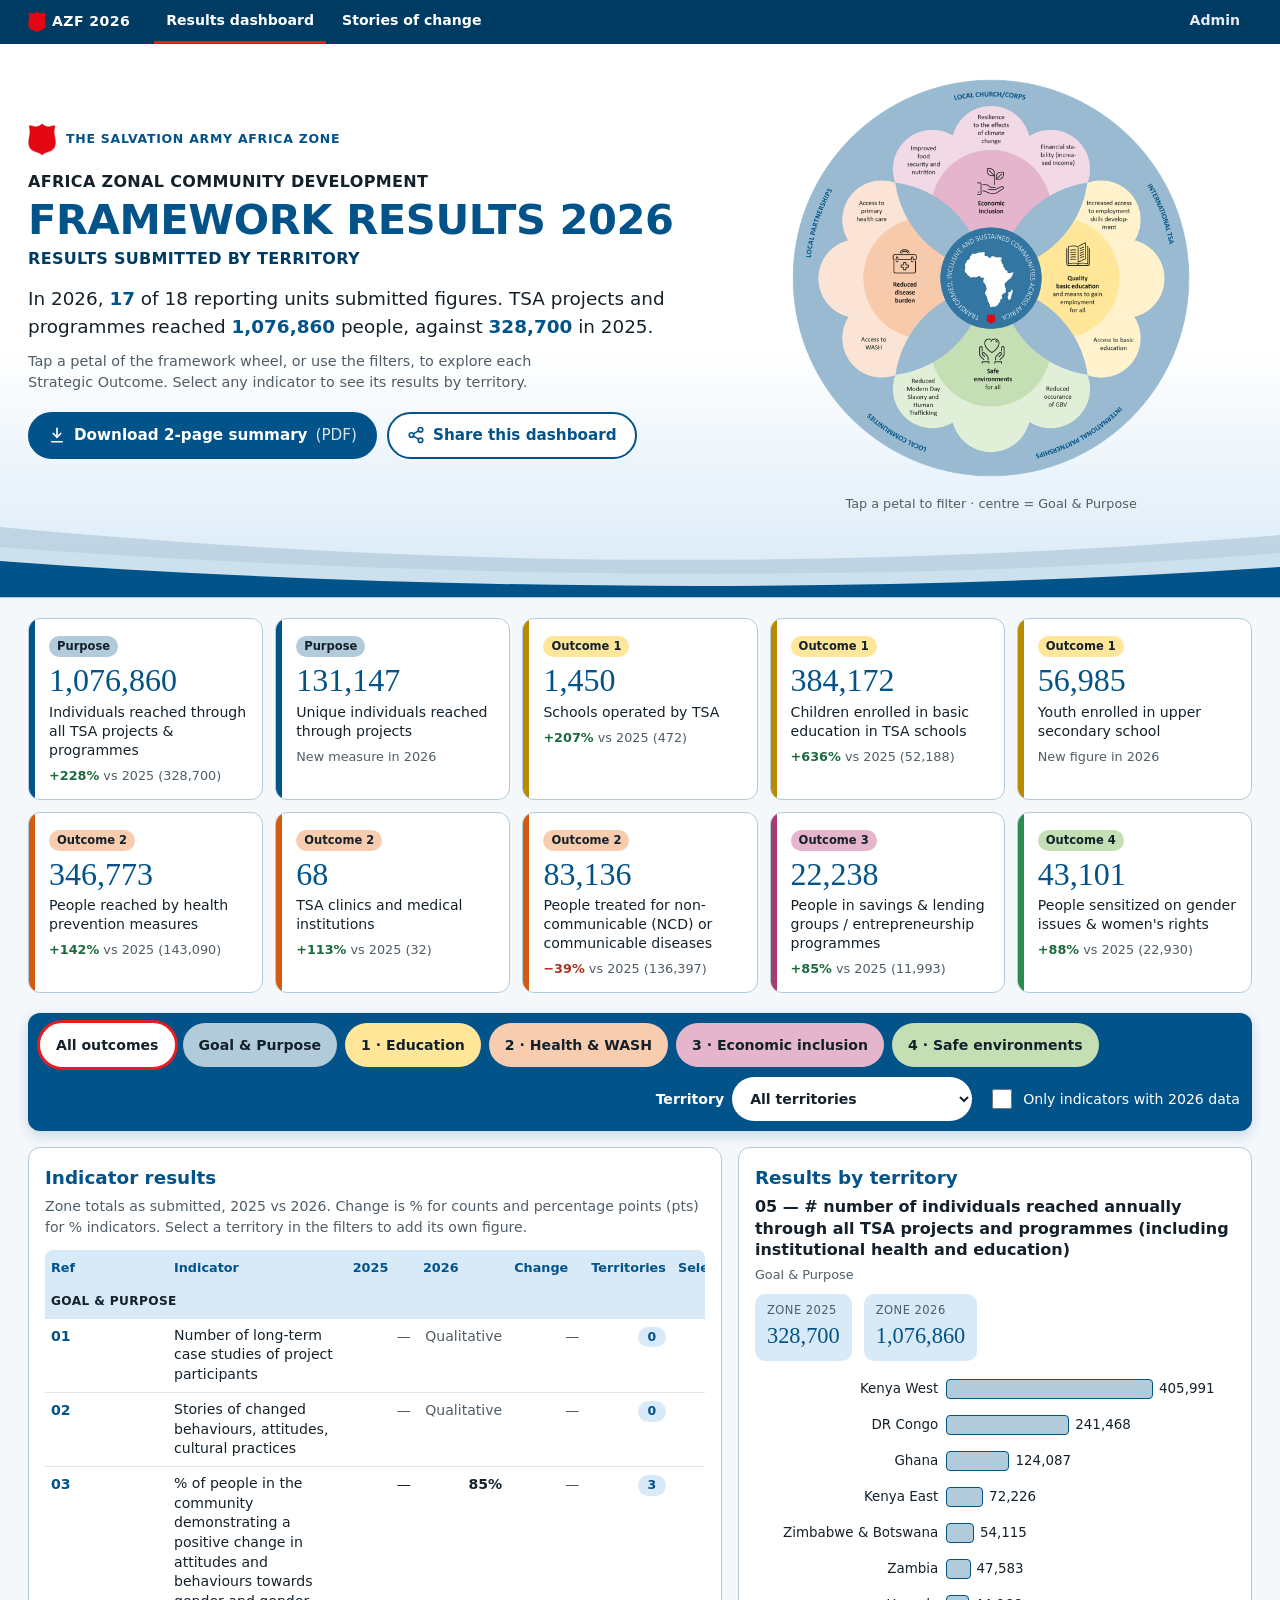
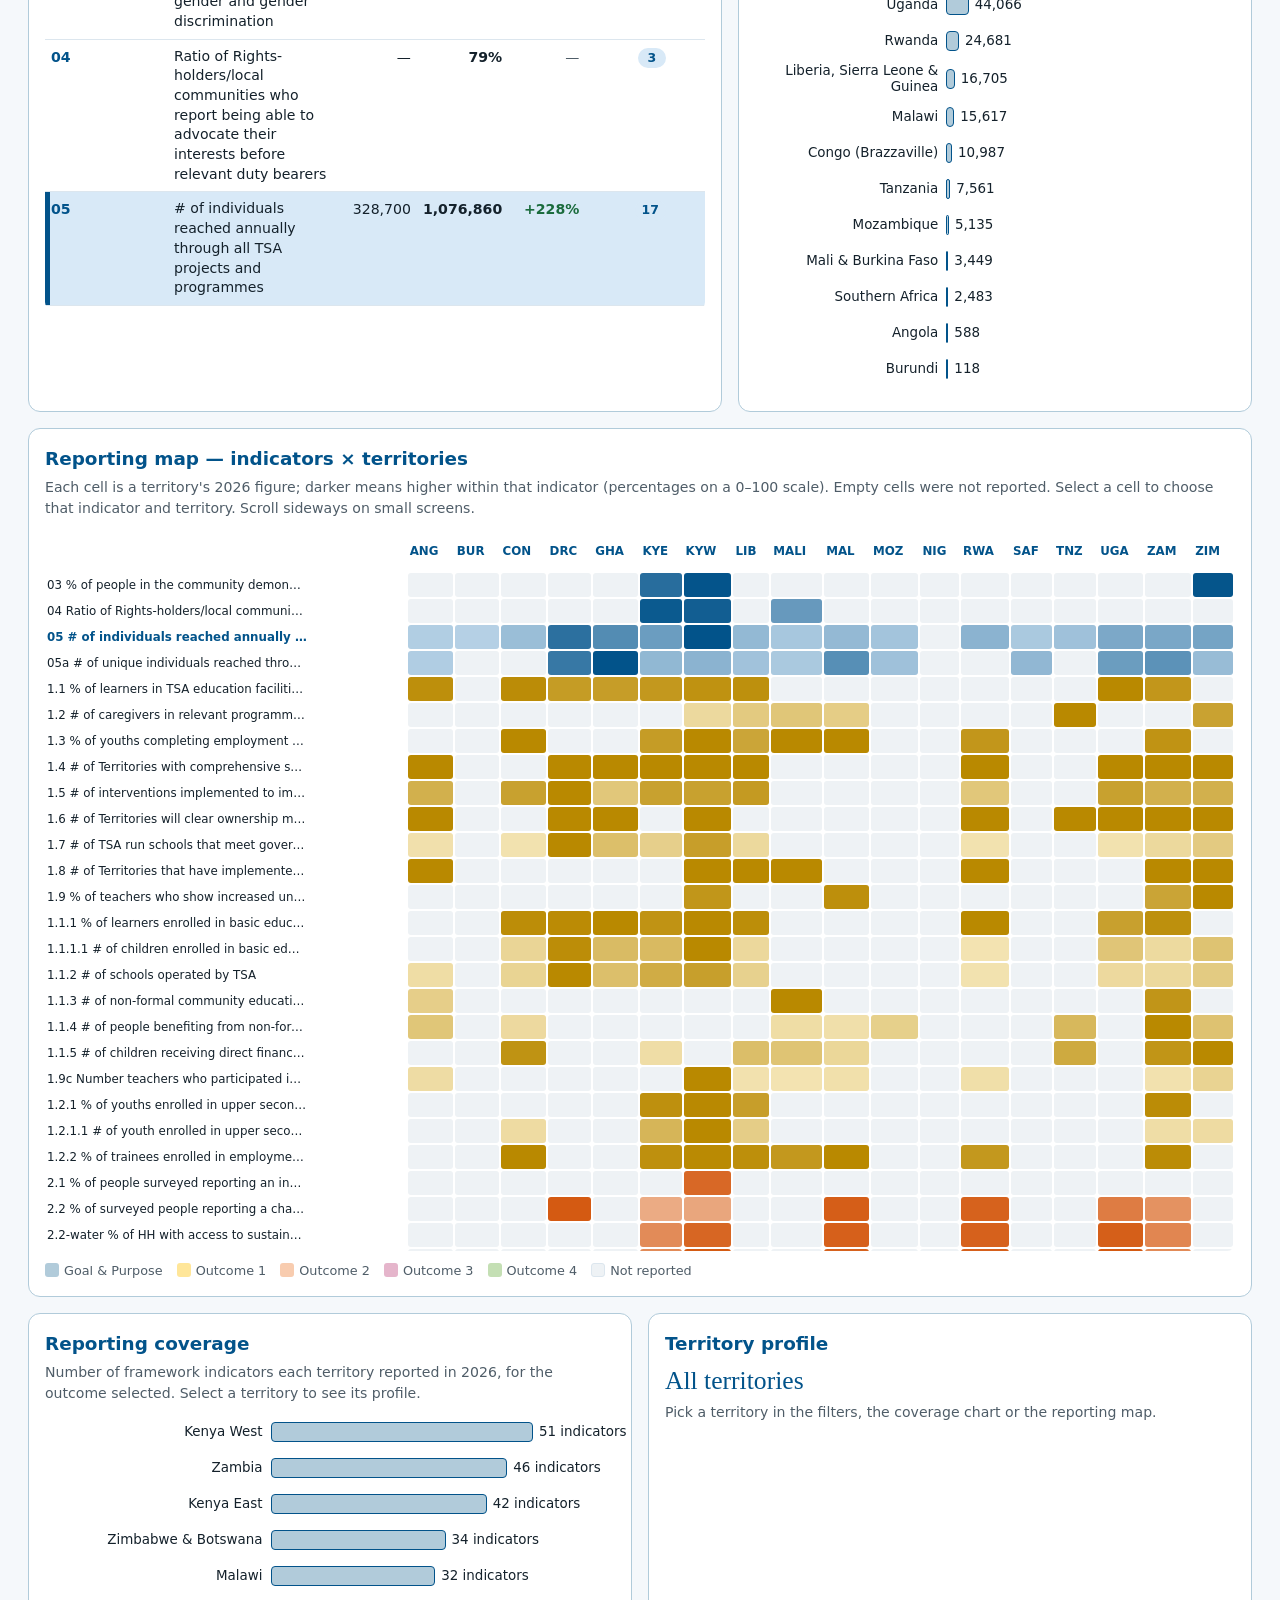
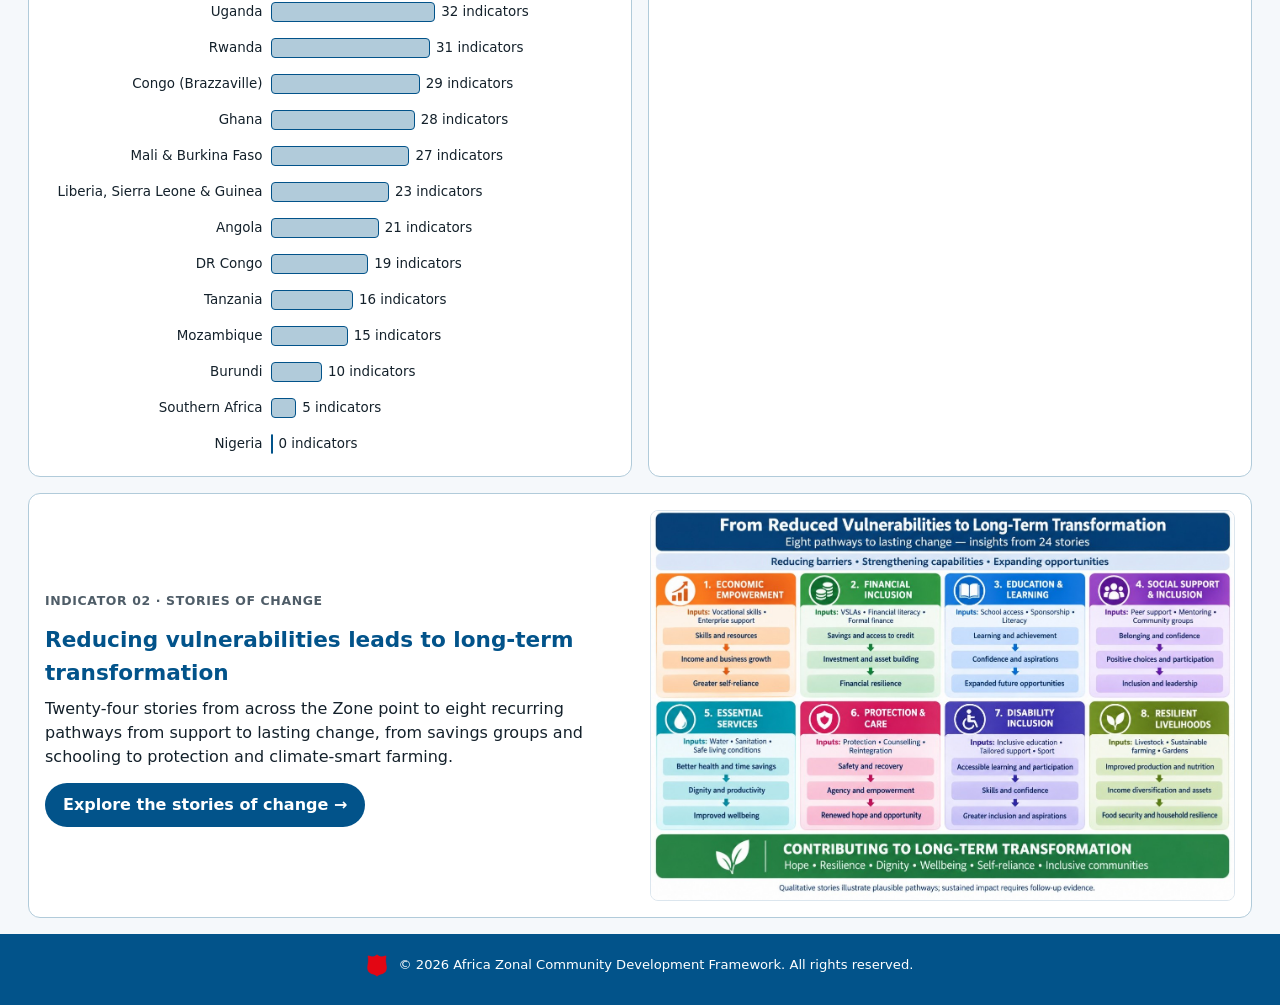
<file: index.html>
<!DOCTYPE html>
<html lang="en">
<head>
  <meta charset="utf-8">
  <meta name="viewport" content="width=device-width, initial-scale=1">
  <meta name="color-scheme" content="light">
  <meta name="theme-color" content="#02538A">
  <meta name="description" content="Interactive dashboard of the 2026 results submitted by territory for The Salvation Army Africa Zonal Community Development Framework.">
  <title>Africa Zonal Community Development Framework — 2026 Results</title>
  <link rel="icon" href="assets/img/tsa-shield.png">
  <link rel="stylesheet" href="assets/css/style.css?v=20261120m">
</head>
<body>
  <a class="skip-link" href="#main">Skip to main content</a>
  <nav class="site-nav" aria-label="Site sections">
    <div class="wrap site-nav-in">
      <span class="site-brand"><img src="assets/img/tsa-shield.png" alt="" width="18" height="21"> AZF 2026</span>
      <a href="index.html" aria-current="page">Results dashboard</a>
      <a href="stories.html">Stories of change</a>
      <a href="admin.html" class="nav-admin">Admin</a>
    </div>
  </nav>

  <header class="hero" id="overview">
    <div class="wrap hero-grid">
      <div class="hero-text">
        <p class="brand"><img src="assets/img/tsa-shield.png" alt="" width="28" height="33"> <span>The Salvation Army Africa Zone</span></p>
        <p class="kicker">Africa Zonal Community Development</p>
        <h1>Framework results 2026</h1>
        <p class="kicker kicker-sub">Results submitted by territory</p>
        <p class="lede" id="lede">Loading results…</p>
        <p class="hint">Tap a petal of the framework wheel, or use the filters, to explore each Strategic Outcome. Select any indicator to see its results by territory.</p>
        <div class="hero-actions">
          <a class="act act-primary" href="assets/AZF-2026-summary.pdf" download><svg viewBox="0 0 24 24" aria-hidden="true"><path d="M12 3v12"/><path d="M7 10l5 5 5-5"/><path d="M5 21h14"/></svg>Download 2-page summary <span class="act-sub">(PDF)</span></a>
          <button type="button" class="act" data-share><svg viewBox="0 0 24 24" aria-hidden="true"><circle cx="18" cy="5" r="3"/><circle cx="6" cy="12" r="3"/><circle cx="18" cy="19" r="3"/><path d="M8.6 13.5l6.8 4"/><path d="M15.4 6.5l-6.8 4"/></svg>Share this dashboard</button>
        </div>
      </div>
      <nav class="wheel-col" aria-label="Framework wheel: filter by Strategic Outcome">
        <div class="wheel">
          <img src="assets/img/azf-wheel.png" alt="Africa Zonal Framework wheel. Goal in the centre: transformed, inclusive and sustained communities across Africa. Four outcomes around it: economic inclusion (top), quality education (right), safe environments (bottom), reduced disease burden (left)." width="720" height="720">
          <button type="button" class="hot" data-so="3" style="left:50%;top:26%" aria-pressed="false">Outcome 3: Economic inclusion</button>
          <button type="button" class="hot" data-so="1" style="left:74%;top:50%" aria-pressed="false">Outcome 1: Quality education and employment skills</button>
          <button type="button" class="hot" data-so="4" style="left:50%;top:74%" aria-pressed="false">Outcome 4: Safe environments for all</button>
          <button type="button" class="hot" data-so="2" style="left:26%;top:50%" aria-pressed="false">Outcome 2: Reduced disease burden</button>
          <button type="button" class="hot hot-c" data-so="P" style="left:50%;top:50%" aria-pressed="false">Goal and Purpose</button>
        </div>
        <p class="wheel-hint" aria-hidden="true">Tap a petal to filter · centre = Goal &amp; Purpose</p>
      </nav>
    </div>
    <div class="wave" aria-hidden="true"><svg viewBox="0 0 1200 80" preserveAspectRatio="none" focusable="false"><path d="M0,10 C300,40 700,62 1200,18 L1200,80 L0,80 Z" fill="#B1CBDA" opacity=".7"/><path d="M0,30 C350,58 800,70 1200,36 L1200,80 L0,80 Z" fill="#D8E9F7" opacity=".6"/><path d="M0,44 C380,74 820,78 1200,50 L1200,80 L0,80 Z" fill="#02538A"/></svg></div>
  </header>

  <main id="main" class="wrap" tabindex="-1">
    <section aria-labelledby="kpi-h">
      <h2 id="kpi-h" class="sr-only">Headline figures, 2026</h2>
      <ul class="kpis" id="kpis"></ul>
    </section>

    <form class="filters" id="filters" aria-label="Filters" onsubmit="return false">
      <fieldset class="chips">
        <legend class="sr-only">Strategic Outcome</legend>
        <button type="button" class="chip" data-so="all" aria-pressed="true">All outcomes</button>
        <button type="button" class="chip so-P" data-so="P" aria-pressed="false">Goal &amp; Purpose</button>
        <button type="button" class="chip so-1" data-so="1" aria-pressed="false">1 · Education</button>
        <button type="button" class="chip so-2" data-so="2" aria-pressed="false">2 · Health &amp; WASH</button>
        <button type="button" class="chip so-3" data-so="3" aria-pressed="false">3 · Economic inclusion</button>
        <button type="button" class="chip so-4" data-so="4" aria-pressed="false">4 · Safe environments</button>
      </fieldset>
      <div class="filter-row">
        <label class="field"><span>Territory</span>
          <select id="tty-select"><option value="">All territories</option></select>
        </label>
        <label class="check"><input type="checkbox" id="only-data"> Only indicators with 2026 data</label>
      </div>
    </form>

    <p class="sr-only" aria-live="polite" id="announce"></p>

    <div class="grid">
      <section class="card" aria-labelledby="ind-h" id="indicator-results">
        <h2 id="ind-h">Indicator results</h2>
        <p class="cap">Zone totals as submitted, 2025 vs 2026. Change is % for counts and percentage points (pts) for % indicators. Select a territory in the filters to add its own figure.</p>
        <div class="table-scroll" tabindex="0" role="region" aria-label="Indicator table (scrollable)">
          <table class="ind-table">
            <caption class="sr-only">Framework indicators with zone totals for 2025 and 2026, change, and number of territories reporting</caption>
            <thead><tr>
              <th scope="col">Ref</th>
              <th scope="col">Indicator</th>
              <th scope="col" class="n">2025</th>
              <th scope="col" class="n">2026</th>
              <th scope="col" class="n">Change</th>
              <th scope="col" class="n">Territories</th>
              <th scope="col" class="n" id="th-tty">Selected territory</th>
            </tr></thead>
            <tbody id="ind-body"></tbody>
          </table>
        </div>
      </section>

      <section class="card" aria-labelledby="bt-h" id="by-territory">
        <h2 id="bt-h">Results by territory</h2>
        <p class="sel-title" id="sel-title">—</p>
        <p class="sel-meta" id="sel-meta"></p>
        <dl class="zone">
          <div><dt>Zone 2025</dt><dd id="sel-z25">—</dd></div>
          <div><dt>Zone 2026</dt><dd id="sel-z26">—</dd></div>
        </dl>
        <ol class="bars" id="bars" aria-label="Territory figures for the selected indicator, highest first"></ol>
        <ul class="notes" id="bar-notes"></ul>
      </section>
    </div>

    <section class="card" aria-labelledby="map-h" id="reporting-map">
      <h2 id="map-h">Reporting map — indicators × territories</h2>
      <p class="cap">Each cell is a territory's 2026 figure; darker means higher within that indicator (percentages on a 0–100 scale). Empty cells were not reported. Select a cell to choose that indicator and territory. Scroll sideways on small screens.</p>
      <div class="table-scroll heat-scroll" tabindex="0" role="region" aria-label="Reporting map table (scroll sideways)">
        <table class="heat" id="heat"></table>
      </div>
      <ul class="legend" aria-label="Colour key">
        <li><i class="sw so-P"></i>Goal &amp; Purpose</li><li><i class="sw so-1"></i>Outcome 1</li><li><i class="sw so-2"></i>Outcome 2</li><li><i class="sw so-3"></i>Outcome 3</li><li><i class="sw so-4"></i>Outcome 4</li><li><i class="sw none"></i>Not reported</li>
      </ul>
    </section>

    <div class="grid grid-even">
      <section class="card" aria-labelledby="cov-h" id="coverage">
        <h2 id="cov-h">Reporting coverage</h2>
        <p class="cap">Number of framework indicators each territory reported in 2026, for the outcome selected. Select a territory to see its profile.</p>
        <ol class="bars" id="cov-bars" aria-label="Indicators reported per territory, most first"></ol>
      </section>
      <section class="card" aria-labelledby="tp-h" id="territory-profile">
        <h2 id="tp-h">Territory profile</h2>
        <p class="tty-name" id="tty-name">All territories</p>
        <p class="cap" id="tty-countries">Pick a territory in the filters, the coverage chart or the reporting map.</p>
        <div id="tty-profile"></div>
      </section>
    </div>

    <section class="card story-teaser" id="stories" aria-labelledby="st-h">
      <div class="st-text">
        <p class="st-kicker">Indicator 02 · Stories of change</p>
        <h2 id="st-h">Reducing vulnerabilities leads to long-term transformation</h2>
        <p>Twenty-four stories from across the Zone point to eight recurring pathways from support to lasting change, from savings groups and schooling to protection and climate-smart farming.</p>
        <a class="btn-link" href="stories.html">Explore the stories of change →</a>
      </div>
      <a class="st-img" href="stories.html" tabindex="-1" aria-hidden="true"><img src="assets/img/stories-pathways.jpg" alt="" loading="lazy" width="1385" height="923"></a>
    </section>
  </main>

  <footer class="foot">
    <div class="wrap foot-in">
      <img src="assets/img/tsa-shield.png" alt="" width="20" height="23">
      <p>© 2026 Africa Zonal Community Development Framework. All rights reserved.</p>
    </div>
  </footer>

  <script src="assets/js/share.js?v=20261120m" defer></script>
  <script src="assets/js/config.js?v=20261120m"></script>
  <script src="data/azf-data.js?v=20261120m"></script>
  <script src="assets/js/data-loader.js?v=20261120m"></script>
  <script src="assets/js/app.js?v=20261120m"></script>
</body>
</html>
</file>
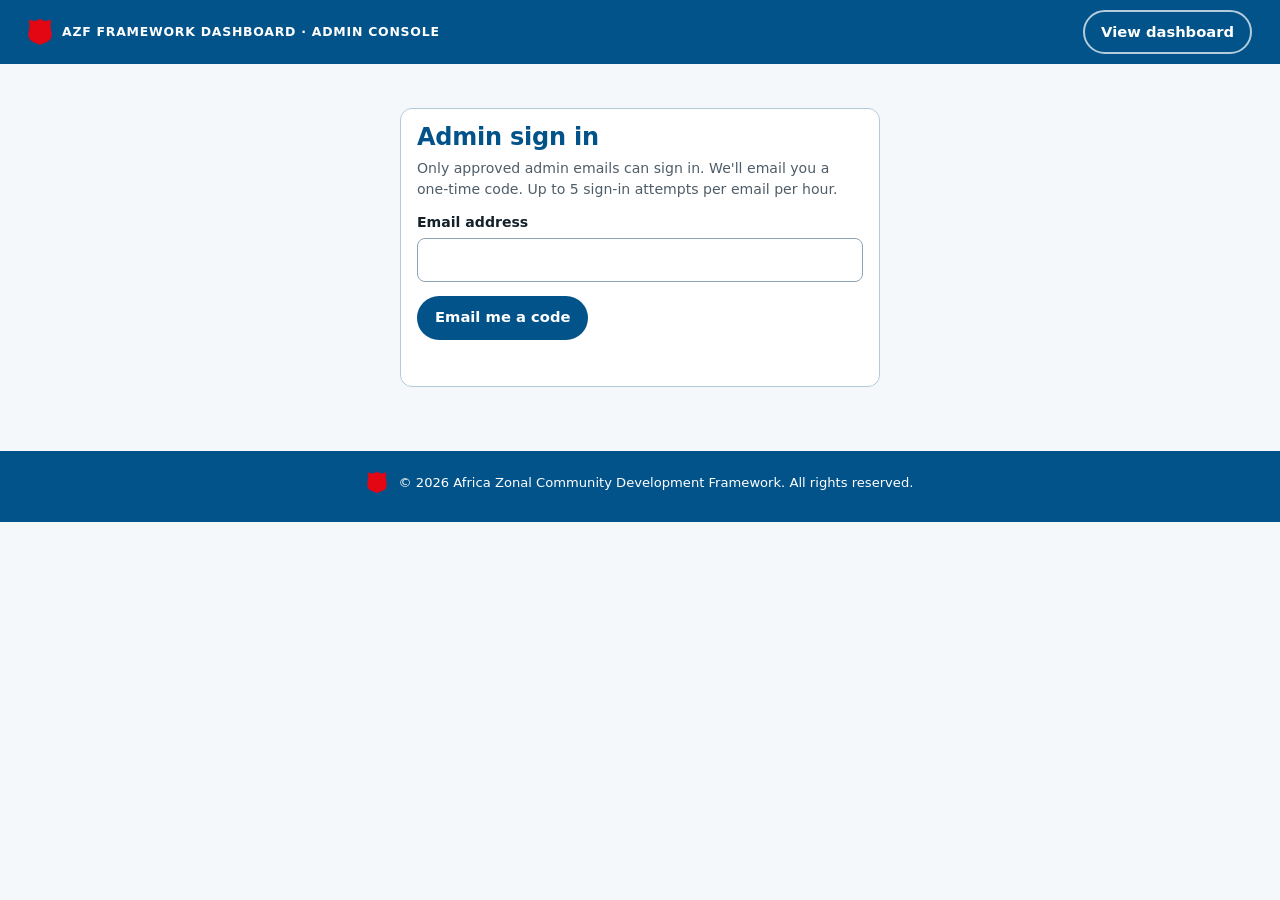
<file: admin.html>
<!DOCTYPE html>
<html lang="en">
<head>
  <meta charset="utf-8">
  <meta name="viewport" content="width=device-width, initial-scale=1">
  <meta name="color-scheme" content="light">
  <meta name="theme-color" content="#02538A">
  <meta name="robots" content="noindex, nofollow">
  <title>Admin console — AZF Framework Dashboard</title>
  <link rel="icon" href="assets/img/tsa-shield.png">
  <link rel="stylesheet" href="assets/css/style.css?v=20261120m">
  <link rel="stylesheet" href="assets/css/admin.css?v=20261120m">
</head>
<body class="admin">
  <a class="skip-link" href="#main">Skip to main content</a>
  <header class="admin-bar">
    <div class="wrap admin-bar-in">
      <p class="brand brand-light"><img src="assets/img/tsa-shield.png" alt="" width="24" height="28"> <span>AZF Framework Dashboard · Admin console</span></p>
      <div class="who" id="who" hidden>
        <span id="who-email"></span>
        <button type="button" class="btn btn-ghost" id="sign-out">Sign out</button>
      </div>
      <a class="btn btn-ghost" href="index.html">View dashboard</a>
    </div>
  </header>

  <main id="main" class="wrap" tabindex="-1">
    <p class="sr-only" aria-live="polite" id="live"></p>

    <!-- ===== Sign in ===== -->
    <section class="signin card" id="signin" aria-labelledby="signin-h">
      <h1 id="signin-h">Admin sign in</h1>
      <p class="cap">Only approved admin emails can sign in. We'll email you a one-time code. Up to 5 sign-in attempts per email per hour.</p>

      <form id="email-form" novalidate>
        <label class="lbl" for="email">Email address</label>
        <input class="inp" id="email" name="email" type="email" autocomplete="email" inputmode="email" required aria-describedby="email-msg">
        <button class="btn btn-primary" type="submit" id="send-btn">Email me a code</button>
        <p class="msg" id="email-msg" role="status"></p>
      </form>

      <form id="code-form" novalidate hidden>
        <p class="cap">We sent a code to <strong id="code-email"></strong>. It expires in about an hour. Check your spam folder if it doesn't arrive.</p>
        <label class="lbl" for="code">One-time code</label>
        <input class="inp code-inp" id="code" name="code" type="text" inputmode="numeric" autocomplete="one-time-code" pattern="[0-9]{6,10}" maxlength="10" required aria-describedby="code-msg">
        <div class="row-btns">
          <button class="btn btn-primary" type="submit" id="verify-btn">Sign in</button>
          <button class="btn btn-ghost-dark" type="button" id="back-btn">Use a different email</button>
        </div>
        <p class="msg" id="code-msg" role="status"></p>
      </form>
    </section>

    <!-- ===== Console ===== -->
    <section id="console" hidden aria-labelledby="console-h">
      <h1 id="console-h" class="sr-only">Admin console</h1>
      <nav class="tabs" role="tablist" aria-label="Admin sections">
        <button role="tab" id="tab-ind" aria-controls="p-ind" aria-selected="true">Indicators</button>
        <button role="tab" id="tab-res" aria-controls="p-res" aria-selected="false" tabindex="-1">Territory results</button>
        <button role="tab" id="tab-tty" aria-controls="p-tty" aria-selected="false" tabindex="-1">Territories</button>
        <button role="tab" id="tab-adm" aria-controls="p-adm" aria-selected="false" tabindex="-1">Admins</button>
        <button role="tab" id="tab-log" aria-controls="p-log" aria-selected="false" tabindex="-1">Activity</button>
        <button role="tab" id="tab-exp" aria-controls="p-exp" aria-selected="false" tabindex="-1">Export</button>
      </nav>

      <!-- Indicators -->
      <div class="panel" role="tabpanel" id="p-ind" aria-labelledby="tab-ind">
        <div class="split">
          <div class="card list-card">
            <h2>Indicators</h2>
            <div class="filters-inline">
              <label class="lbl" for="ind-search">Search</label>
              <input class="inp" id="ind-search" type="search" placeholder="Ref or words">
              <label class="lbl" for="ind-so">Outcome</label>
              <select class="inp" id="ind-so">
                <option value="">All outcomes</option><option value="P">Goal &amp; Purpose</option><option value="1">1 · Education</option><option value="2">2 · Health &amp; WASH</option><option value="3">3 · Economic inclusion</option><option value="4">4 · Safe environments</option>
              </select>
            </div>
            <button type="button" class="btn btn-primary btn-sm" id="ind-new">+ New indicator</button>
            <ul class="pick-list" id="ind-list" aria-label="Indicators"></ul>
          </div>
          <form class="card form-card" id="ind-form" novalidate aria-labelledby="ind-form-h">
            <h2 id="ind-form-h">Edit indicator</h2>
            <div class="grid-form">
              <div class="fld"><label class="lbl" for="f-key">Ref (unique)</label><input class="inp" id="f-key" required></div>
              <div class="fld"><label class="lbl" for="f-sort">Order</label><input class="inp" id="f-sort" type="number" step="1"></div>
              <div class="fld"><label class="lbl" for="f-so">Strategic Outcome</label> <select class="inp" id="f-so"><option value="P">Goal &amp; Purpose</option><option value="1">1 · Education</option><option value="2">2 · Health &amp; WASH</option><option value="3">3 · Economic inclusion</option><option value="4">4 · Safe environments</option></select></div>
              <div class="fld"><label class="lbl" for="f-unit">Type</label> <select class="inp" id="f-unit"><option value="count">Count (#)</option><option value="pct">Percentage (0–100)</option><option value="tty">Number of territories</option><option value="text">Qualitative / text</option></select></div>
              <div class="fld"><label class="lbl" for="f-er">Expected result no.</label><input class="inp" id="f-er" placeholder="e.g. 1.1 (blank if outcome-level)"></div>
              <div class="fld"><label class="lbl" for="f-er-name">Expected result name</label><input class="inp" id="f-er-name"></div>
              <div class="fld wide"><label class="lbl" for="f-ind">Short label (shown in tables)</label><input class="inp" id="f-ind" required></div>
              <div class="fld wide"><label class="lbl" for="f-full">Full indicator text</label><textarea class="inp" id="f-full" rows="3"></textarea></div>
              <div class="fld"><label class="lbl" for="f-z25">Zone total 2025</label><input class="inp" id="f-z25" type="number" step="any" inputmode="decimal"></div>
              <div class="fld"><label class="lbl" for="f-z26">Zone total 2026</label><input class="inp" id="f-z26" type="number" step="any" inputmode="decimal"></div>
              <div class="fld wide"><label class="lbl" for="f-note">2026 note / qualitative summary</label><textarea class="inp" id="f-note" rows="4"></textarea></div>
              <div class="fld"><label class="lbl" for="f-sdg">SDG targets</label><input class="inp" id="f-sdg"></div>
              <div class="fld"><label class="lbl" for="f-gm">Global Manual link</label><input class="inp" id="f-gm"></div>
            </div>
            <p class="hint-sm">Percentages are entered as 0–100 (e.g. 85 for 85%). Leave a total blank if not reported.</p>
            <div class="row-btns">
              <button class="btn btn-primary" type="submit">Save indicator</button>
              <button class="btn btn-danger" type="button" id="ind-del">Delete indicator</button>
            </div>
            <p class="msg" id="ind-msg" role="status"></p>
            <p class="meta" id="ind-meta"></p>
          </form>
        </div>
      </div>

      <!-- Territory results -->
      <div class="panel" role="tabpanel" id="p-res" aria-labelledby="tab-res" hidden>
        <div class="card">
          <h2>Territory results</h2>
          <fieldset class="seg" id="res-mode">
            <legend class="lbl">Enter results</legend>
            <label><input type="radio" name="res-mode" value="ind" checked> One indicator, all territories</label>
            <label><input type="radio" name="res-mode" value="tty"> One territory, all indicators <span class="seg-hint">(e.g. a territory's report)</span></label>
          </fieldset>
          <div class="res-pick">
            <div class="fld" id="res-ind-fld">
              <label class="lbl" for="res-ind">Indicator</label>
              <select class="inp" id="res-ind"></select>
            </div>
            <div class="fld" id="res-tty-fld" hidden>
              <label class="lbl" for="res-tty">Territory</label>
              <select class="inp" id="res-tty"></select>
            </div>
            <div class="fld" id="res-so-fld" hidden>
              <label class="lbl" for="res-so">Show</label>
              <select class="inp" id="res-so">
                <option value="">All outcomes</option><option value="P">Goal &amp; Purpose</option><option value="1">1 · Education</option><option value="2">2 · Health &amp; WASH</option><option value="3">3 · Economic inclusion</option><option value="4">4 · Safe environments</option>
              </select>
            </div>
          </div>
          <div class="res-context" id="res-context" aria-live="polite"></div>
          <p class="hint-sm">Type numbers as you like: <code>143468</code>, <code>143,468</code>, <code>143'468</code> or <code>85%</code> all work. Press <kbd>Enter</kbd> to move to the next row. Leave a box empty if it wasn't reported. Changed rows turn yellow until you save.</p>
          <form id="res-form" novalidate>
            <div class="table-scroll" role="region" aria-label="Results to edit (scrollable)" tabindex="0">
              <table class="edit-table res-table">
                <caption class="sr-only" id="res-caption">Results to edit</caption>
                <thead><tr><th scope="col" id="res-col1">Territory</th><th scope="col">2026 value</th><th scope="col">Note</th><th scope="col">Last updated</th></tr></thead>
                <tbody id="res-body"></tbody>
              </table>
            </div>
            <div class="save-bar" id="res-bar">
              <span class="dirty-count" id="res-dirty" aria-live="polite">No unsaved changes</span>
              <button class="btn btn-primary" type="submit" id="res-save" disabled>Save changes</button>
              <button class="btn btn-ghost-dark" type="button" id="res-discard" disabled>Discard</button>
              <button class="btn btn-ghost-dark" type="button" id="res-sum">Set zone total = sum of territories</button>
            </div>
            <p class="msg" id="res-msg" role="status"></p>
          </form>
          <details class="res-history" id="res-history" open>
            <summary>Change history for these results</summary>
            <ul class="hist" id="res-hist"></ul>
          </details>
        </div>
      </div>

      <!-- Territories -->
      <div class="panel" role="tabpanel" id="p-tty" aria-labelledby="tab-tty" hidden>
        <div class="card">
          <h2>Territories</h2>
          <p class="cap">Codes are used across all results. Renaming a code updates its results; deleting a territory deletes its results.</p>
          <form id="tty-form" novalidate>
            <div class="table-scroll" role="region" aria-label="Territories (scrollable)" tabindex="0">
              <table class="edit-table">
                <caption class="sr-only">Territories</caption>
                <thead><tr><th scope="col">Code</th><th scope="col">Name</th><th scope="col">Countries covered</th><th scope="col">Order</th><th scope="col"><span class="sr-only">Delete</span></th></tr></thead>
                <tbody id="tty-body"></tbody>
              </table>
            </div>
            <div class="row-btns">
              <button class="btn btn-primary" type="submit">Save territories</button>
              <button class="btn btn-ghost-dark" type="button" id="tty-add">+ Add territory</button>
            </div>
            <p class="msg" id="tty-msg" role="status"></p>
          </form>
        </div>
      </div>

      <!-- Admins -->
      <div class="panel" role="tabpanel" id="p-adm" aria-labelledby="tab-adm" hidden>
        <div class="card narrow">
          <h2>Admins</h2>
          <p class="cap">Anyone on this list can sign in with an email code and edit everything. You can't remove yourself, and at least one admin must remain.</p>
          <ul class="adm-list" id="adm-list"></ul>
          <form id="adm-form" class="inline-form" novalidate>
            <label class="lbl" for="adm-email">Add admin email</label>
            <input class="inp" id="adm-email" type="email" autocomplete="off" required>
            <button class="btn btn-primary" type="submit">Add admin</button>
          </form>
          <p class="msg" id="adm-msg" role="status"></p>
        </div>
      </div>

      <!-- Activity -->
      <div class="panel" role="tabpanel" id="p-log" aria-labelledby="tab-log" hidden>
        <div class="card">
          <h2>Activity log</h2>
          <p class="cap">Every change to results, indicators, territories and admins is recorded automatically with who made it, when, and the old and new values.</p>
          <div class="log-tools">
            <div class="fld"><label class="lbl" for="log-filter">Show</label>
              <select class="inp" id="log-filter"><option value="">All changes</option><option value="results" selected>Territory results</option><option value="indicators">Indicators</option><option value="territories">Territories</option><option value="admins">Admins</option></select></div>
            <div class="fld"><label class="lbl" for="log-who">By</label><select class="inp" id="log-who"><option value="">Anyone</option></select></div>
            <div class="row-btns">
              <button type="button" class="btn btn-ghost-dark btn-sm" id="log-refresh">Refresh</button>
              <button type="button" class="btn btn-ghost-dark btn-sm" id="log-csv">Download log (CSV)</button>
            </div>
          </div>
          <div class="table-scroll" role="region" aria-label="Activity log (scrollable)" tabindex="0">
            <table class="edit-table log">
              <caption class="sr-only">Change history</caption>
              <thead><tr><th scope="col">When</th><th scope="col">Who</th><th scope="col">What changed</th><th scope="col">Old → new</th></tr></thead>
              <tbody id="log-body"></tbody>
            </table>
          </div>
          <p class="hint-sm" id="log-count"></p>
          <h3>Recent sign-ins</h3>
          <ul class="adm-list" id="signin-list"></ul>
        </div>
      </div>

      <!-- Export -->
      <div class="panel" role="tabpanel" id="p-exp" aria-labelledby="tab-exp" hidden>
        <div class="card narrow">
          <h2>Export</h2>
          <p class="cap">Download the current data as a backup or to update the bundled snapshot in the GitHub repository (<code>data/azf-data.js</code>).</p>
          <div class="row-btns">
            <button class="btn btn-primary" type="button" id="exp-js">Download azf-data.js</button>
            <button class="btn btn-ghost-dark" type="button" id="exp-json">Download JSON</button>
            <button class="btn btn-ghost-dark" type="button" id="exp-csv">Download results CSV</button>
          </div>
          <p class="msg" id="exp-msg" role="status"></p>
        </div>
      </div>
    </section>
  </main>

  <footer class="foot">
    <div class="wrap foot-in">
      <img src="assets/img/tsa-shield.png" alt="" width="20" height="23">
      <p>© 2026 Africa Zonal Community Development Framework. All rights reserved.</p>
    </div>
  </footer>

  <script src="assets/vendor/supabase-2.119.2.min.js"></script>
  <script src="assets/js/config.js?v=20261120m"></script>
  <script src="assets/js/admin.js?v=20261120m"></script>
</body>
</html>
</file>
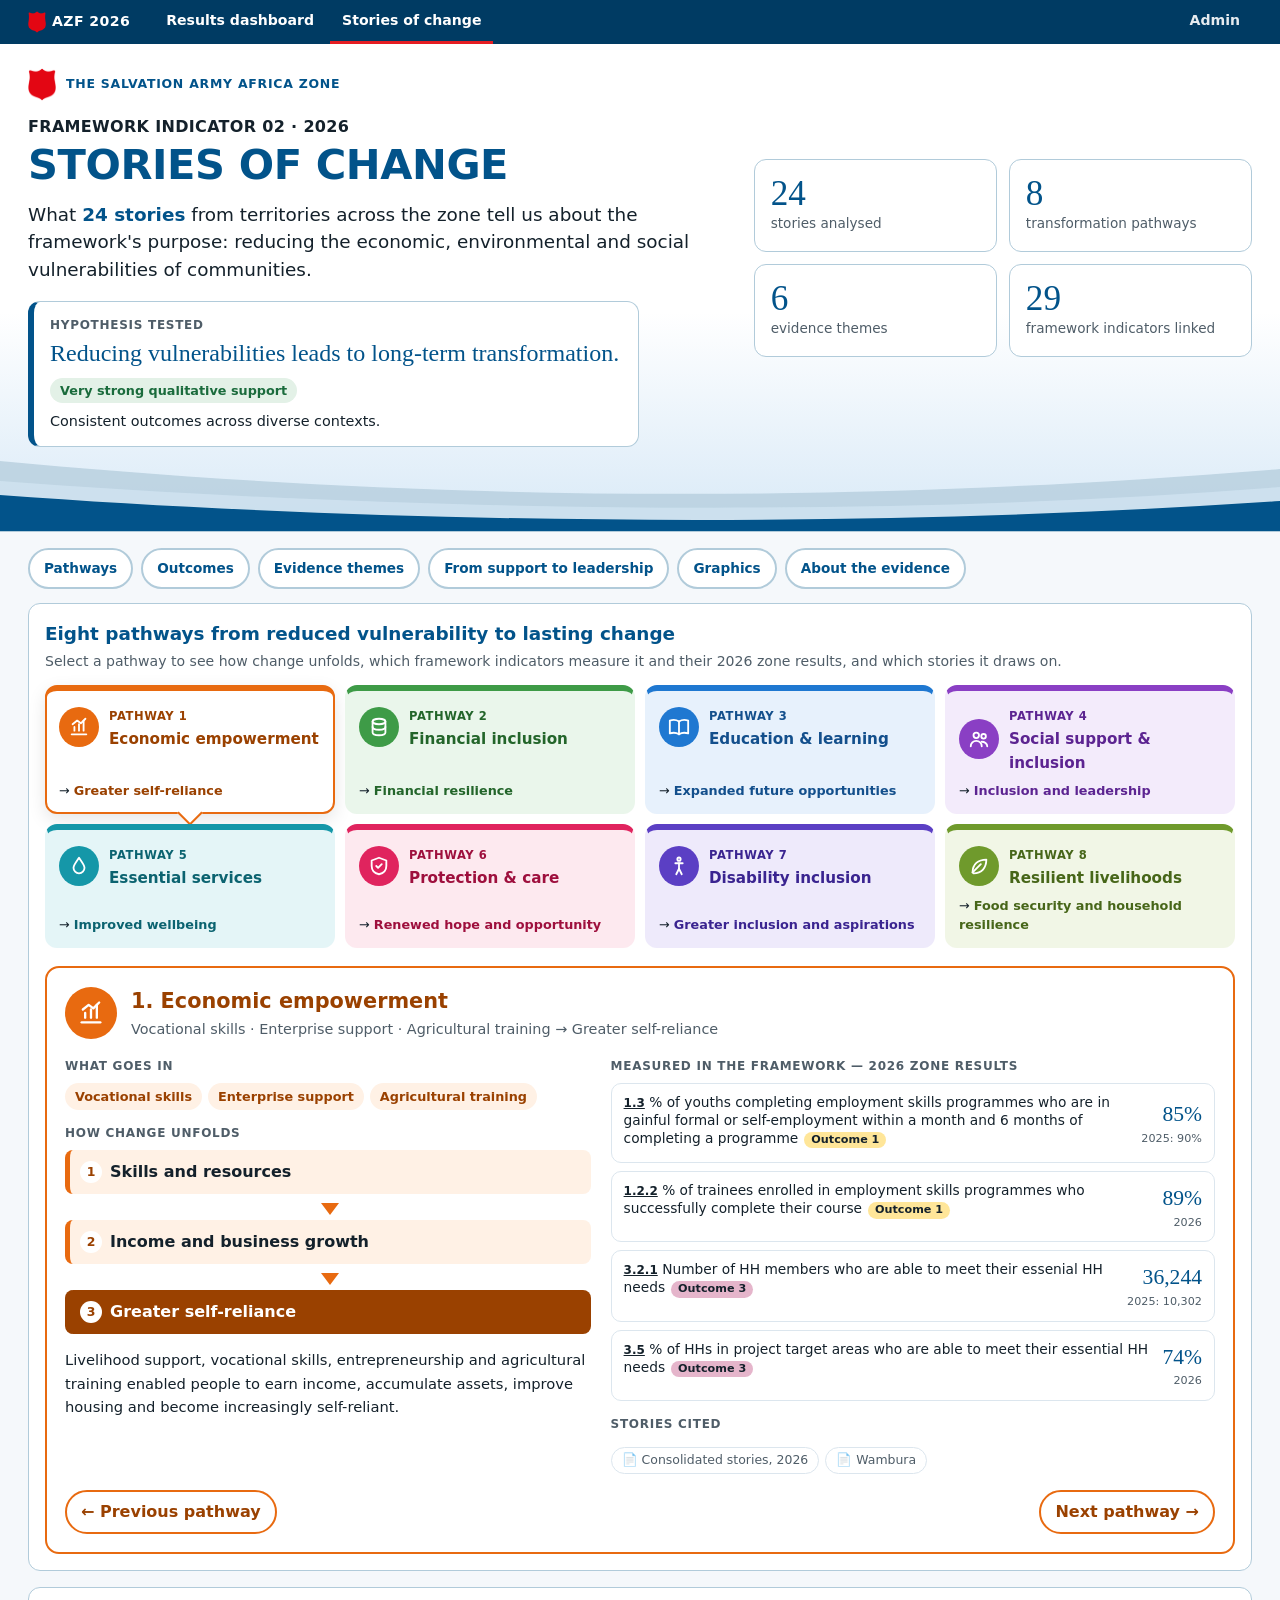
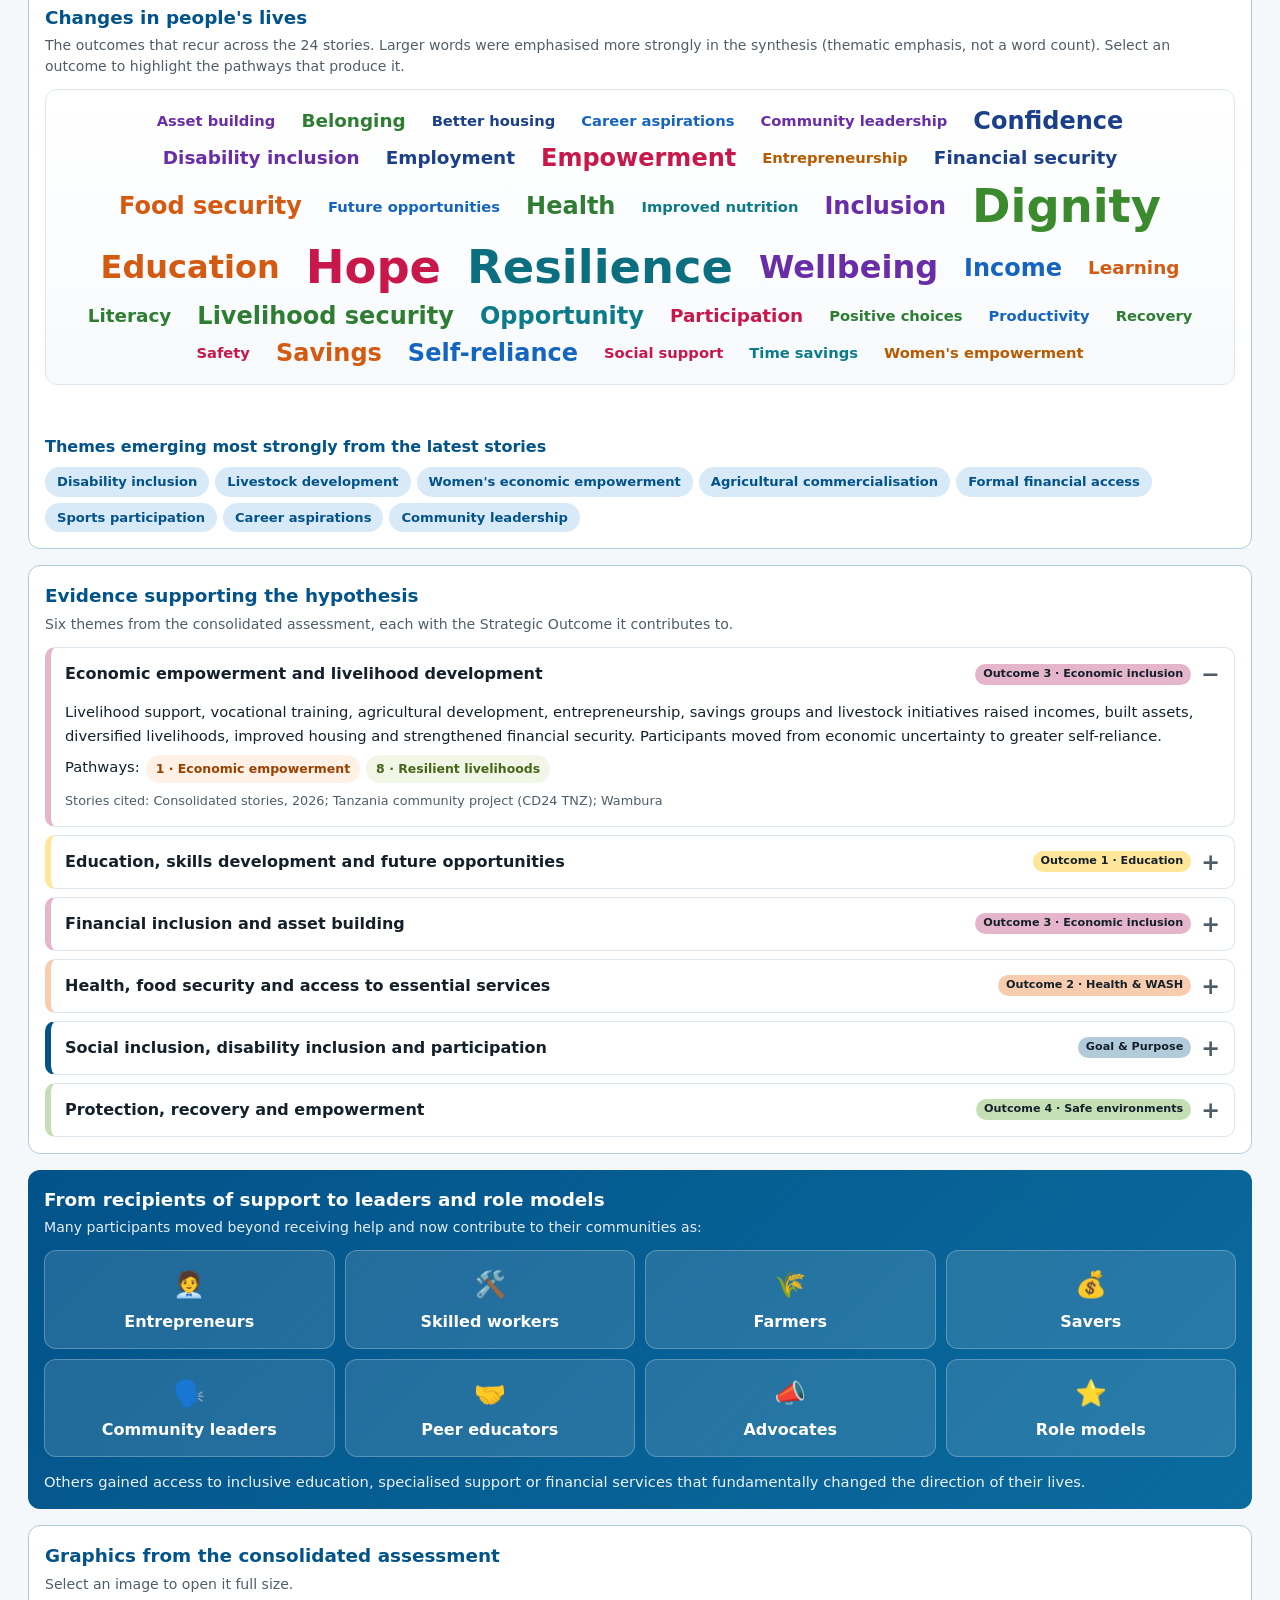
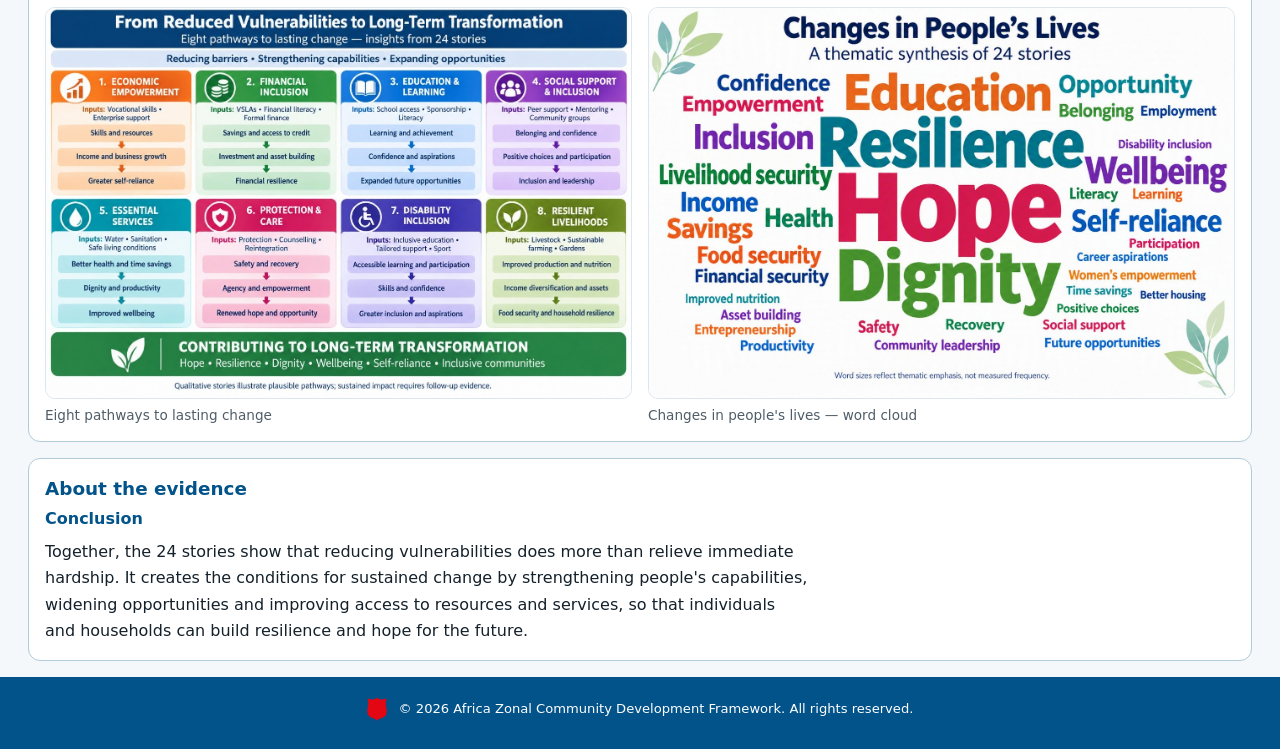
<file: stories.html>
<!DOCTYPE html>
<html lang="en">
<head>
  <meta charset="utf-8">
  <meta name="viewport" content="width=device-width, initial-scale=1">
  <meta name="color-scheme" content="light">
  <meta name="theme-color" content="#02538A">
  <meta name="description" content="Stories of change 2026: what 24 stories from The Salvation Army Africa Zone show about how reducing vulnerabilities leads to long-term transformation.">
  <title>Stories of change 2026 — Africa Zonal Community Development Framework</title>
  <link rel="icon" href="assets/img/tsa-shield.png">
  <link rel="stylesheet" href="assets/css/style.css?v=20261120m">
  <link rel="stylesheet" href="assets/css/stories.css?v=20261120m">
</head>
<body>
  <a class="skip-link" href="#main">Skip to main content</a>

  <nav class="site-nav" aria-label="Site sections">
    <div class="wrap site-nav-in">
      <span class="site-brand"><img src="assets/img/tsa-shield.png" alt="" width="18" height="21"> AZF 2026</span>
      <a href="index.html">Results dashboard</a>
      <a href="stories.html" aria-current="page">Stories of change</a>
      <a href="admin.html" class="nav-admin">Admin</a>
    </div>
  </nav>

  <header class="hero st-hero">
    <div class="wrap st-hero-grid">
      <div>
        <p class="brand"><img src="assets/img/tsa-shield.png" alt="" width="28" height="33"> <span>The Salvation Army Africa Zone</span></p>
        <p class="kicker">Framework indicator 02 · 2026</p>
        <h1>Stories of change</h1>
        <p class="lede">What <strong>24 stories</strong> from territories across the zone tell us about the framework's purpose: reducing the economic, environmental and social vulnerabilities of communities.</p>
        <figure class="hypo">
          <figcaption>Hypothesis tested</figcaption>
          <blockquote>Reducing vulnerabilities leads to long-term transformation.</blockquote>
          <p class="verdict"><span class="verdict-badge">Very strong qualitative support</span> Consistent outcomes across diverse contexts.</p>
        </figure>
      </div>
      <ul class="st-stats" aria-label="At a glance">
        <li><strong>24</strong><span>stories analysed</span></li>
        <li><strong>8</strong><span>transformation pathways</span></li>
        <li><strong>6</strong><span>evidence themes</span></li>
        <li><strong id="st-linked">—</strong><span>framework indicators linked</span></li>
      </ul>
    </div>
    <div class="wave" aria-hidden="true"><svg viewBox="0 0 1200 80" preserveAspectRatio="none" focusable="false"><path d="M0,10 C300,40 700,62 1200,18 L1200,80 L0,80 Z" fill="#B1CBDA" opacity=".7"/><path d="M0,30 C350,58 800,70 1200,36 L1200,80 L0,80 Z" fill="#D8E9F7" opacity=".6"/><path d="M0,44 C380,74 820,78 1200,50 L1200,80 L0,80 Z" fill="#02538A"/></svg></div>
  </header>

  <main id="main" class="wrap" tabindex="-1">
    <p class="sr-only" aria-live="polite" id="announce"></p>

    <nav class="jump" aria-label="On this page">
      <a href="#pathways">Pathways</a><a href="#outcomes">Outcomes</a><a href="#themes">Evidence themes</a><a href="#roles">From support to leadership</a><a href="#graphics">Graphics</a><a href="#about-evidence">About the evidence</a>
    </nav>

    <!-- Pathways explorer -->
    <section class="card" id="pathways" aria-labelledby="pw-h">
      <div class="sec-head">
        <h2 id="pw-h">Eight pathways from reduced vulnerability to lasting change</h2>
        <p class="cap">Select a pathway to see how change unfolds, which framework indicators measure it and their 2026 zone results, and which stories it draws on.</p>
      </div>
      <div class="pw-grid" id="pw-grid" role="group" aria-label="Pathways"></div>
      <div class="pw-detail" id="pw-detail" tabindex="-1" aria-live="polite"></div>
    </section>

    <!-- Outcomes -->
    <section class="card" id="outcomes" aria-labelledby="oc-h">
      <div class="sec-head">
        <h2 id="oc-h">Changes in people's lives</h2>
        <p class="cap">The outcomes that recur across the 24 stories. Larger words were emphasised more strongly in the synthesis (thematic emphasis, not a word count). Select an outcome to highlight the pathways that produce it.</p>
      </div>
      <div class="cloud" id="cloud" role="group" aria-label="Outcomes"></div>
      <p class="cloud-result" id="cloud-result" aria-live="polite"></p>
      <div class="new-themes">
        <h3>Themes emerging most strongly from the latest stories</h3>
        <ul class="chips-list" id="new-themes"></ul>
      </div>
    </section>

    <!-- Evidence themes -->
    <section class="card" id="themes" aria-labelledby="th-h">
      <div class="sec-head">
        <h2 id="th-h">Evidence supporting the hypothesis</h2>
        <p class="cap">Six themes from the consolidated assessment, each with the Strategic Outcome it contributes to.</p>
      </div>
      <div class="themes" id="theme-list"></div>
    </section>

    <!-- Roles -->
    <section class="card roles-card" id="roles" aria-labelledby="ro-h">
      <h2 id="ro-h">From recipients of support to leaders and role models</h2>
      <p class="cap">Many participants moved beyond receiving help and now contribute to their communities as:</p>
      <ul class="roles" id="roles-list"></ul>
      <p class="roles-note">Others gained access to inclusive education, specialised support or financial services that fundamentally changed the direction of their lives.</p>
    </section>

    <!-- Graphics -->
    <section class="card" id="graphics" aria-labelledby="gr-h">
      <h2 id="gr-h">Graphics from the consolidated assessment</h2>
      <p class="cap">Select an image to open it full size.</p>
      <div class="gallery">
        <figure>
          <button type="button" class="zoom" data-src="assets/img/stories-pathways.jpg" data-alt="Infographic: From reduced vulnerabilities to long-term transformation, eight pathways to lasting change from 24 stories.">
            <img src="assets/img/stories-pathways.jpg" alt="Infographic: From reduced vulnerabilities to long-term transformation. Eight pathways: economic empowerment, financial inclusion, education and learning, social support and inclusion, essential services, protection and care, disability inclusion, and resilient livelihoods, each with inputs and three steps of change, contributing to hope, resilience, dignity, wellbeing, self-reliance and inclusive communities." loading="lazy" width="1385" height="923">
          </button>
          <figcaption>Eight pathways to lasting change</figcaption>
        </figure>
        <figure>
          <button type="button" class="zoom" data-src="assets/img/stories-wordcloud.jpg" data-alt="Word cloud: Changes in people's lives, a thematic synthesis of 24 stories.">
            <img src="assets/img/stories-wordcloud.jpg" alt="Word cloud titled Changes in people's lives, a thematic synthesis of 24 stories. Largest words: Hope, Resilience, Dignity, Education, Wellbeing, Inclusion, Self-reliance." loading="lazy" width="1400" height="933">
          </button>
          <figcaption>Changes in people's lives — word cloud</figcaption>
        </figure>
      </div>
    </section>

    <!-- About -->
    <section class="card about-ev" id="about-evidence" aria-labelledby="ab-h">
      <h2 id="ab-h">About the evidence</h2>
      <div class="about-grid about-one">
        <div>
          <h3>Conclusion</h3>
          <p>Together, the 24 stories show that reducing vulnerabilities does more than relieve immediate hardship. It creates the conditions for sustained change by strengthening people's capabilities, widening opportunities and improving access to resources and services, so that individuals and households can build resilience and hope for the future.</p>
        </div>
      </div>
    </section>
  </main>

  <div class="lightbox" id="lightbox" hidden role="dialog" aria-modal="true" aria-label="Image viewer">
    <button type="button" class="lb-close" id="lb-close">Close<span aria-hidden="true"> ✕</span></button>
    <img id="lb-img" alt="">
  </div>

  <footer class="foot">
    <div class="wrap foot-in">
      <img src="assets/img/tsa-shield.png" alt="" width="20" height="23">
      <p>© 2026 Africa Zonal Community Development Framework. All rights reserved.</p>
    </div>
  </footer>

  <script src="assets/js/share.js?v=20261120m" defer></script>
  <script src="assets/js/config.js?v=20261120m"></script>
  <script src="data/azf-data.js?v=20261120m"></script>
  <script src="assets/js/data-loader.js?v=20261120m"></script>
  <script src="assets/js/stories-content.js?v=20261120m"></script>
  <script src="assets/js/stories.js?v=20261120m"></script>
</body>
</html>
</file>
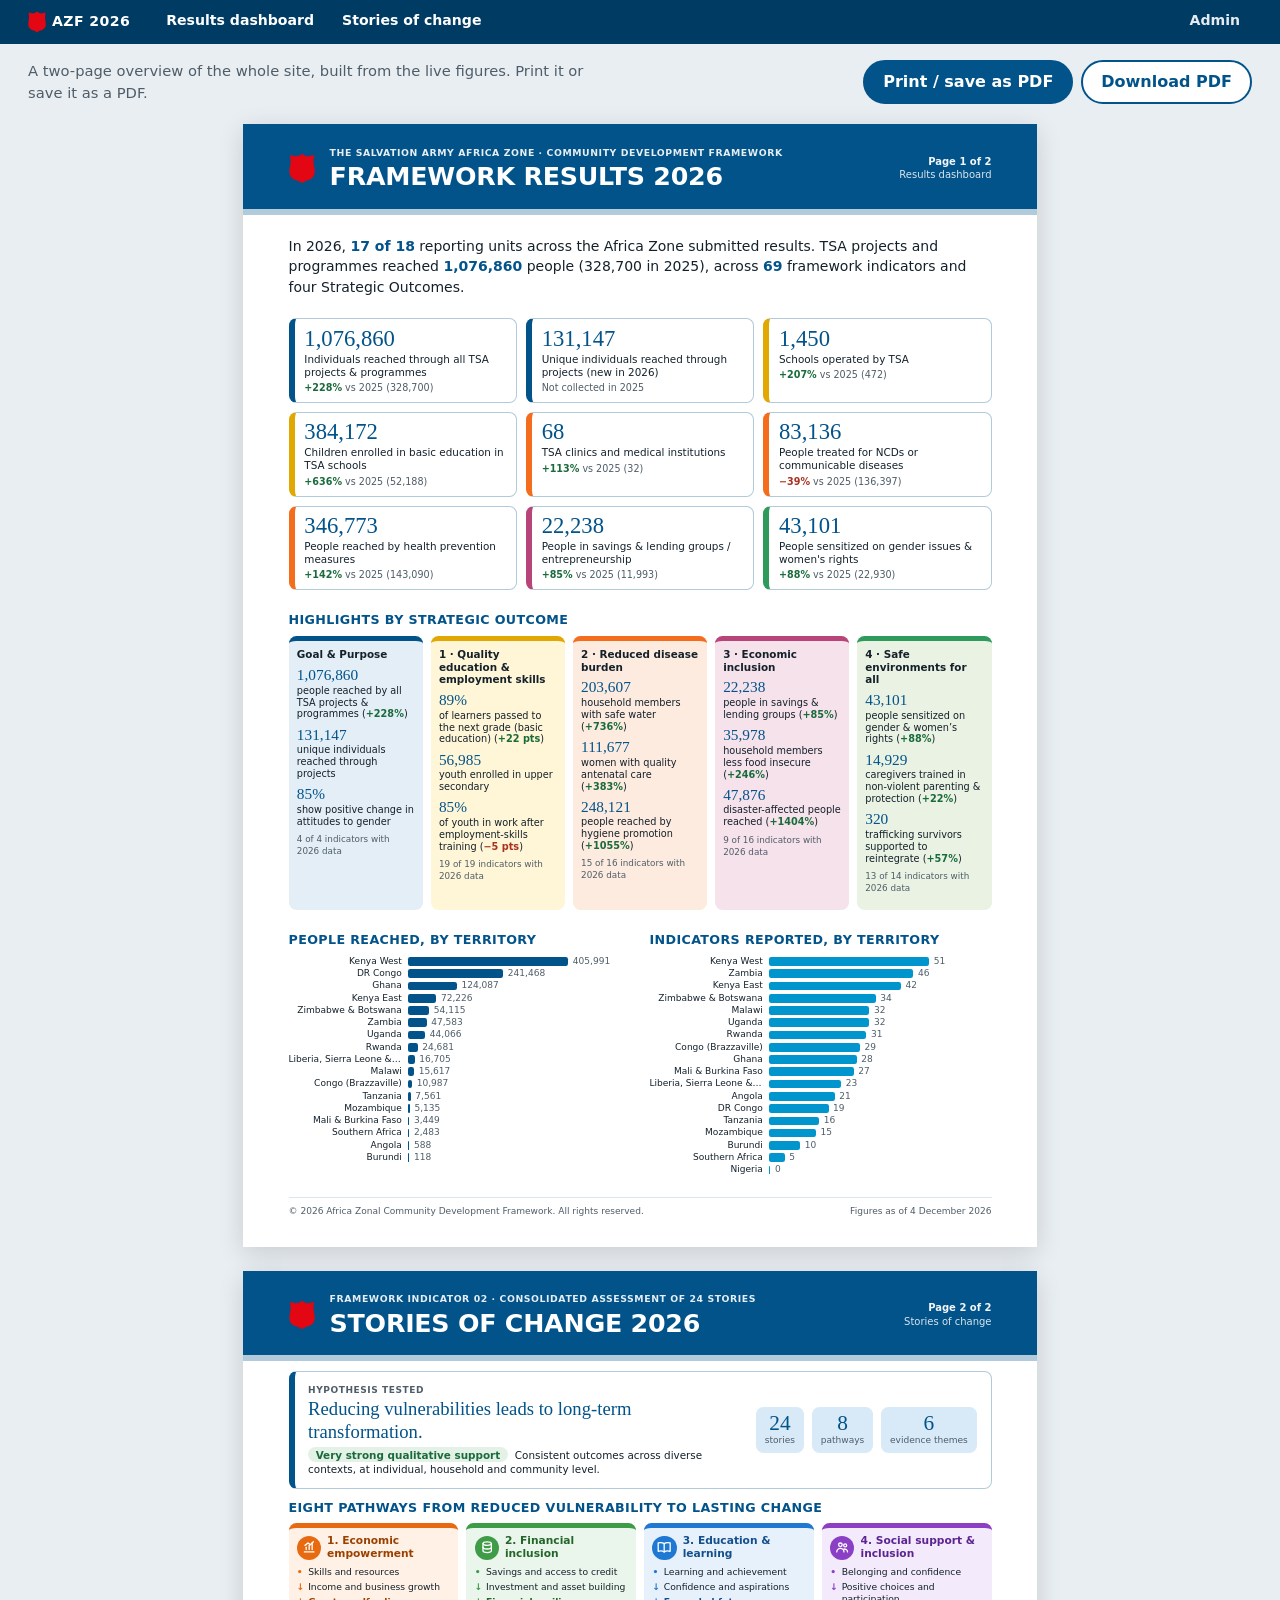
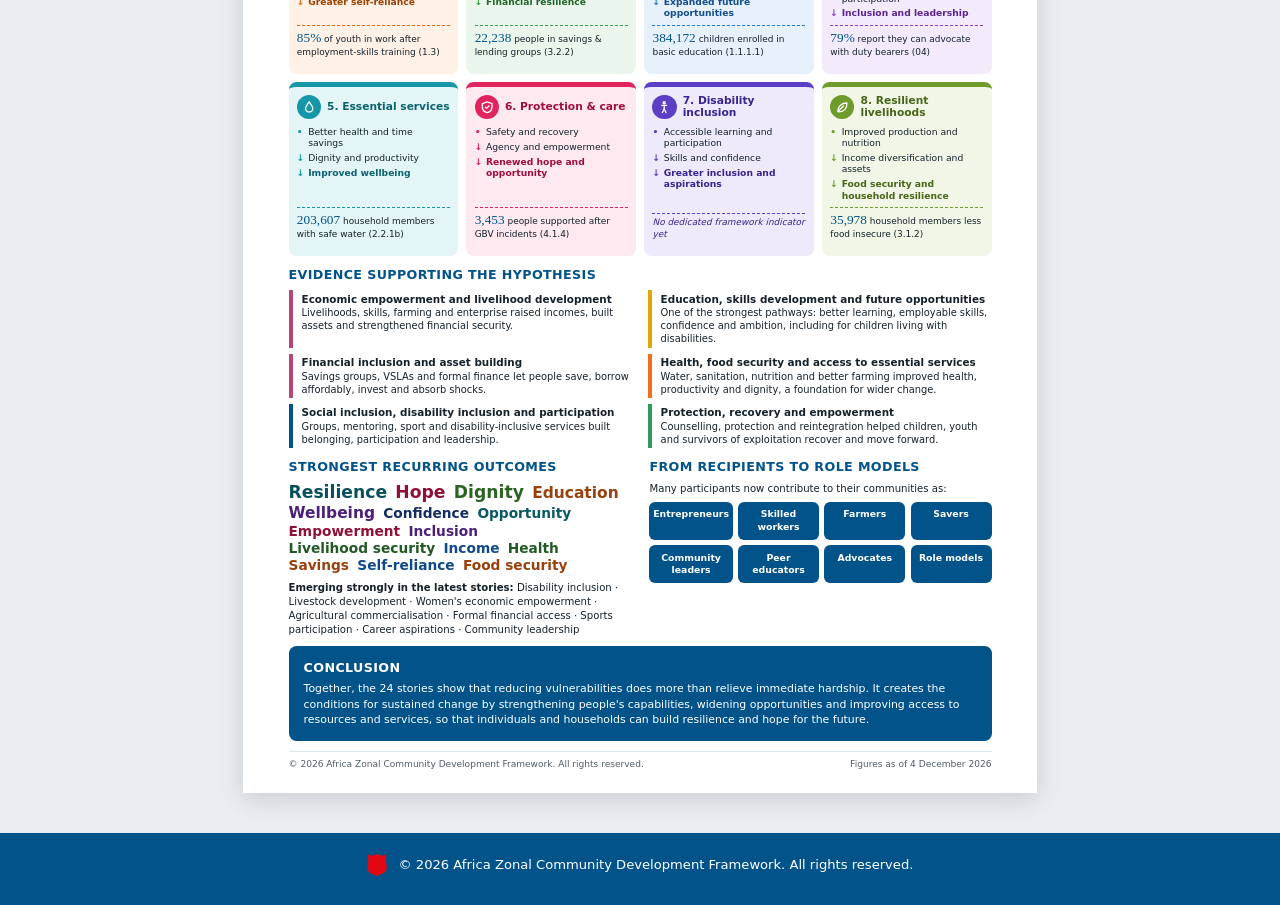
<file: summary.html>
<!DOCTYPE html>
<html lang="en">
<head>
  <meta charset="utf-8">
  <meta name="viewport" content="width=device-width, initial-scale=1">
  <meta name="color-scheme" content="light">
  <meta name="theme-color" content="#02538A">
  <meta name="description" content="Two-page summary of the Africa Zonal Community Development Framework 2026 results and stories of change.">
  <title>2-page summary — AZF Framework Results 2026</title>
  <link rel="icon" href="assets/img/tsa-shield.png">
  <link rel="stylesheet" href="assets/css/style.css?v=20261120m">
  <link rel="stylesheet" href="assets/css/summary.css?v=20261120m">
</head>
<body class="summary-page">
  <a class="skip-link" href="#main">Skip to main content</a>
  <nav class="site-nav" aria-label="Site sections">
    <div class="wrap site-nav-in">
      <span class="site-brand"><img src="assets/img/tsa-shield.png" alt="" width="18" height="21"> AZF 2026</span>
      <a href="index.html">Results dashboard</a>
      <a href="stories.html">Stories of change</a>
      <a href="admin.html" class="nav-admin">Admin</a>
    </div>
  </nav>

  <main id="main" tabindex="-1">
  <div class="sum-tools wrap">
    <p>A two-page overview of the whole site, built from the live figures. Print it or save it as a PDF.</p>
    <div class="sum-btns">
      <button type="button" class="btn-link" id="print-btn">Print / save as PDF</button>
      <a class="btn-link btn-outline" href="assets/AZF-2026-summary.pdf" download>Download PDF</a>
    </div>
  </div>

  <div class="sheets">
    <!-- ================= PAGE 1: RESULTS DASHBOARD ================= -->
    <article class="sheet" aria-labelledby="p1-h">
      <header class="sh-band">
        <img src="assets/img/tsa-shield.png" alt="" width="26" height="30">
        <div>
          <p class="sh-kicker">The Salvation Army Africa Zone · Community Development Framework</p>
          <h1 id="p1-h">Framework results 2026</h1>
        </div>
        <p class="sh-page">Page 1 of 2<br><span>Results dashboard</span></p>
      </header>

      <p class="sh-lede" id="s-lede">Loading figures…</p>

      <section aria-label="Headline figures" class="s-kpis" id="s-kpis"></section>

      <section class="s-block" aria-labelledby="s-out-h">
        <h2 id="s-out-h">Highlights by Strategic Outcome</h2>
        <div class="s-outcomes" id="s-outcomes"></div>
      </section>

      <div class="s-two">
        <section class="s-block" aria-labelledby="s-reach-h">
          <h2 id="s-reach-h">People reached, by territory</h2>
          <ol class="s-bars" id="s-reach"></ol>
        </section>
        <section class="s-block" aria-labelledby="s-cov-h">
          <h2 id="s-cov-h">Indicators reported, by territory</h2>
          <ol class="s-bars" id="s-cov"></ol>
        </section>
      </div>

      <footer class="sh-foot">
        <span>© 2026 Africa Zonal Community Development Framework. All rights reserved.</span>
        <span id="s-stamp1"></span>
      </footer>
    </article>

    <!-- ================= PAGE 2: STORIES OF CHANGE ================= -->
    <article class="sheet" aria-labelledby="p2-h">
      <header class="sh-band">
        <img src="assets/img/tsa-shield.png" alt="" width="26" height="30">
        <div>
          <p class="sh-kicker">Framework indicator 02 · Consolidated assessment of 24 stories</p>
          <h1 id="p2-h">Stories of change 2026</h1>
        </div>
        <p class="sh-page">Page 2 of 2<br><span>Stories of change</span></p>
      </header>

      <div class="s-hypo">
        <div>
          <p class="s-hypo-lab">Hypothesis tested</p>
          <p class="s-hypo-q">Reducing vulnerabilities leads to long-term transformation.</p>
          <p class="s-hypo-v"><span class="s-badge">Very strong qualitative support</span> Consistent outcomes across diverse contexts, at individual, household and community level.</p>
        </div>
        <ul class="s-mini" aria-label="At a glance">
          <li><strong>24</strong>stories</li><li><strong>8</strong>pathways</li><li><strong>6</strong>evidence themes</li>
        </ul>
      </div>

      <section class="s-block" aria-labelledby="s-pw-h">
        <h2 id="s-pw-h">Eight pathways from reduced vulnerability to lasting change</h2>
        <div class="s-pw" id="s-pw"></div>
      </section>

      <section class="s-block" aria-labelledby="s-th-h">
        <h2 id="s-th-h">Evidence supporting the hypothesis</h2>
        <ul class="s-themes" id="s-themes"></ul>
      </section>

      <div class="s-two s-two-b">
        <section class="s-block" aria-labelledby="s-oc-h">
          <h2 id="s-oc-h">Strongest recurring outcomes</h2>
          <p class="s-words" id="s-words"></p>
          <p class="s-small"><strong>Emerging strongly in the latest stories:</strong> <span id="s-new"></span></p>
        </section>
        <section class="s-block" aria-labelledby="s-ro-h">
          <h2 id="s-ro-h">From recipients to role models</h2>
          <p class="s-small">Many participants now contribute to their communities as:</p>
          <ul class="s-roles" id="s-roles"></ul>
        </section>
      </div>
      <section class="s-concl" aria-labelledby="s-concl-h">
        <h2 id="s-concl-h">Conclusion</h2>
        <p>Together, the 24 stories show that reducing vulnerabilities does more than relieve immediate hardship. It creates the conditions for sustained change by strengthening people's capabilities, widening opportunities and improving access to resources and services, so that individuals and households can build resilience and hope for the future.</p>
      </section>

      <footer class="sh-foot">
        <span>© 2026 Africa Zonal Community Development Framework. All rights reserved.</span>
        <span id="s-stamp2"></span>
      </footer>
    </article>
  </div>
  </main>

  <footer class="foot">
    <div class="wrap foot-in">
      <img src="assets/img/tsa-shield.png" alt="" width="20" height="23">
      <p>© 2026 Africa Zonal Community Development Framework. All rights reserved.</p>
    </div>
  </footer>

  <script src="assets/js/share.js?v=20261120m" defer></script>
  <script src="assets/js/config.js?v=20261120m"></script>
  <script src="data/azf-data.js?v=20261120m"></script>
  <script src="assets/js/data-loader.js?v=20261120m"></script>
  <script src="assets/js/stories-content.js?v=20261120m"></script>
  <script src="assets/js/summary.js?v=20261120m"></script>
</body>
</html>
</file>
<file: assets/css/style.css>
/* Africa Zonal Community Development Framework dashboard
   Colours taken from the TSA African Zone Framework deck. */
:root {
  --navy: #02538A; --navy-dark: #003B63; --sky: #B1CBDA; --ice: #D8E9F7; --red: #E51D23;
  --ink: #14212B; --muted: #4F5D68; --line: #DCE6EE; --bg: #F5F8FB; --card: #FFFFFF;
  --up: #1A6B3C; --down: #A8321F; --focus: #E51D23;
  /* Outcome colours: c = strong, l = slide fill, x = pale tint */
  --P-c: #02538A; --P-l: #B1CBDA; --P-x: #D8E9F7;
  --1-c: #B98900; --1-l: #FFE699; --1-x: #FFF6D7;
  --2-c: #D45A12; --2-l: #F8CCAF; --2-x: #FDEBDF;
  --3-c: #A63D6E; --3-l: #E5B5CB; --3-x: #F6E2EB;
  --4-c: #2A8A52; --4-l: #C4DFB4; --4-x: #EAF2E3;
  --radius: 12px;
  font-family: system-ui, -apple-system, "Segoe UI", Roboto, "Helvetica Neue", Arial, sans-serif;
}
* { box-sizing: border-box; }
html { -webkit-text-size-adjust: 100%; }
body { margin: 0; background: var(--bg); color: var(--ink); font-size: 1rem; line-height: 1.5; }
img { max-width: 100%; height: auto; }
.wrap { max-width: 1280px; margin: 0 auto; padding: 0 clamp(12px, 3vw, 28px); }
.sr-only { position: absolute !important; width: 1px; height: 1px; padding: 0; margin: -1px; overflow: hidden; clip: rect(0 0 0 0); white-space: nowrap; border: 0; }
.skip-link { position: absolute; left: 12px; top: -60px; z-index: 100; background: var(--navy); color: #fff; padding: 10px 16px; border-radius: 8px; font-weight: 700; }
.skip-link:focus { top: 12px; }
:focus-visible { outline: 3px solid var(--focus); outline-offset: 2px; }
button { font: inherit; }

/* Hero */
.hero { position: relative; overflow: hidden; background: linear-gradient(180deg, #fff 0%, #fff 55%, var(--ice) 100%); padding: 24px 0 84px; border-bottom: 1px solid var(--sky); }
.hero-grid { display: grid; grid-template-columns: minmax(0, 1.3fr) minmax(0, 1fr); gap: 24px; align-items: center; position: relative; z-index: 1; }
.brand { display: flex; align-items: center; gap: 10px; margin: 0 0 14px; font-weight: 700; font-size: .78rem; letter-spacing: .06em; text-transform: uppercase; color: var(--navy); }
.kicker { margin: 0 0 4px; font-weight: 700; text-transform: uppercase; letter-spacing: .02em; font-size: clamp(.85rem, 1.6vw, 1rem); }
.kicker-sub { color: var(--navy-dark); }
h1 { margin: 0 0 6px; color: var(--navy); font-weight: 800; text-transform: uppercase; line-height: 1.05; font-size: clamp(1.7rem, 4.2vw, 2.6rem); letter-spacing: -.01em; }
.lede { font-size: clamp(1rem, 1.8vw, 1.15rem); margin: 14px 0 0; max-width: 58ch; }
.lede strong { color: var(--navy); }
.hint { color: var(--muted); font-size: .9rem; margin: 10px 0 0; max-width: 58ch; }
.wheel-col { min-width: 0; }
.wheel { position: relative; width: 100%; max-width: 420px; margin: 0 auto; aspect-ratio: 1 / 1; }
.wheel img { display: block; width: 100%; height: 100%; }
.hot { position: absolute; width: 24%; height: 24%; transform: translate(-50%, -50%); border-radius: 50%; border: 0; background: transparent; cursor: pointer; color: transparent; font-size: 1px; overflow: hidden; }
.hot-c { width: 20%; height: 20%; }
.hot:hover { background: rgba(255, 255, 255, .28); box-shadow: 0 0 0 3px var(--navy); }
.hot:focus-visible { outline: none; box-shadow: 0 0 0 4px var(--focus); background: rgba(255, 255, 255, .28); }
.hot[aria-pressed="true"] { box-shadow: 0 0 0 4px var(--red); }
.wheel-hint { text-align: center; font-size: .8rem; color: var(--muted); margin: 6px 0 0; }
.wave { position: absolute; left: 0; right: 0; bottom: 0; height: 80px; }
.wave svg { width: 100%; height: 100%; display: block; }

/* KPIs */
.kpis { list-style: none; padding: 0; margin: 20px 0; display: grid; grid-template-columns: repeat(auto-fit, minmax(180px, 1fr)); gap: 12px; }
.kpi { position: relative; overflow: hidden; background: var(--card); border: 1px solid var(--sky); border-radius: var(--radius); padding: 14px 14px 14px 20px; }
.kpi::before { content: ""; position: absolute; inset: 0 auto 0 0; width: 6px; background: var(--k); }
.kpi .tag { display: inline-block; font-size: .72rem; font-weight: 700; padding: 2px 8px; border-radius: 99px; background: var(--kl); color: var(--ink); }
.kpi .val { display: block; font-family: Georgia, "Times New Roman", serif; font-size: clamp(1.6rem, 3vw, 2rem); color: var(--navy); font-variant-numeric: tabular-nums; margin-top: 6px; line-height: 1.1; }
.kpi .lab { display: block; font-size: .88rem; margin-top: 4px; line-height: 1.35; }
.kpi .chg { display: block; font-size: .8rem; color: var(--muted); margin-top: 6px; }
.up { color: var(--up); font-weight: 700; } .down { color: var(--down); font-weight: 700; }

/* Filters */
.filters { position: sticky; top: 0; z-index: 20; background: var(--navy); border-radius: var(--radius); padding: 10px 12px; margin: 0 0 16px; display: flex; flex-wrap: wrap; gap: 10px 16px; align-items: center; box-shadow: 0 4px 14px rgba(2, 83, 138, .2); }
.chips { border: 0; margin: 0; padding: 0; display: flex; gap: 8px; flex-wrap: wrap; min-width: 0; }
.chip { border: 2px solid transparent; border-radius: 99px; padding: 8px 14px; min-height: 44px; font-size: .88rem; font-weight: 700; cursor: pointer; background: #fff; color: var(--ink); }
.chip.so-P { background: var(--P-l); } .chip.so-1 { background: var(--1-l); } .chip.so-2 { background: var(--2-l); } .chip.so-3 { background: var(--3-l); } .chip.so-4 { background: var(--4-l); }
.chip[aria-pressed="true"] { border-color: #fff; box-shadow: 0 0 0 3px var(--red); }
.chip:focus-visible { outline: 3px solid #fff; outline-offset: 2px; }
.filter-row { display: flex; flex-wrap: wrap; gap: 10px 16px; align-items: center; margin-left: auto; }
.field { display: flex; align-items: center; gap: 8px; color: #fff; font-size: .88rem; font-weight: 600; }
.field select { min-height: 44px; border-radius: 99px; border: 0; padding: 0 14px; font: inherit; font-weight: 600; color: var(--ink); background: #fff; max-width: 240px; }
.check { color: #fff; font-size: .88rem; display: flex; align-items: center; gap: 8px; min-height: 44px; cursor: pointer; }
.check input { width: 20px; height: 20px; accent-color: var(--red); }
.filters :focus-visible { outline-color: #fff; }

/* Layout & cards */
.grid { display: grid; grid-template-columns: minmax(0, 1.35fr) minmax(0, 1fr); gap: 16px; margin-bottom: 16px; }
.grid-even { grid-template-columns: minmax(0, 1fr) minmax(0, 1fr); }
.card { background: var(--card); border: 1px solid var(--sky); border-radius: var(--radius); padding: 16px; min-width: 0; margin-bottom: 16px; }
.grid > .card { margin-bottom: 0; }
.card h2 { margin: 0 0 4px; color: var(--navy); font-size: 1.15rem; font-weight: 800; }
.cap { margin: 0 0 12px; font-size: .88rem; color: var(--muted); }
.table-scroll { overflow: auto; max-height: 660px; border-radius: 8px; }
.table-scroll:focus-visible { outline-offset: 0; }

/* Indicator table */
.ind-table { width: 100%; border-collapse: collapse; font-size: .88rem; font-variant-numeric: tabular-nums; }
.ind-table th { position: sticky; top: 0; z-index: 1; background: var(--ice); color: var(--navy); text-align: left; font-size: .8rem; padding: 8px 6px; }
.ind-table td { padding: 7px 6px; border-bottom: 1px solid var(--line); vertical-align: top; }
.n { text-align: right; white-space: nowrap; }
.ind-table tr.grp td { background: var(--gx); font-weight: 800; font-size: .76rem; text-transform: uppercase; letter-spacing: .03em; }
.ind-table tr.row { cursor: pointer; }
.ind-table tr.row:hover td { background: #F2F7FB; }
.ind-table tr.row.sel td { background: var(--rx); }
.ind-table tr.row.sel td:first-child { box-shadow: inset 5px 0 0 var(--rc); }
.ref { font-weight: 700; color: var(--navy); white-space: nowrap; }
.pick { all: unset; cursor: pointer; display: block; line-height: 1.4; }
.pick:focus-visible { outline: 3px solid var(--focus); outline-offset: 2px; border-radius: 3px; }
.pill { display: inline-block; min-width: 28px; text-align: center; border-radius: 99px; padding: 1px 7px; font-size: .78rem; font-weight: 700; background: var(--ice); color: var(--navy); }
.muted { color: var(--muted); }
.v26 { font-weight: 700; }

/* Selected indicator panel */
.sel-title { font-weight: 800; margin: 0 0 4px; line-height: 1.35; }
.sel-meta { font-size: .8rem; color: var(--muted); margin: 0 0 10px; }
.zone { display: flex; gap: 12px; flex-wrap: wrap; margin: 6px 0 12px; }
.zone div { background: var(--ice); border-radius: 10px; padding: 8px 12px; }
.zone dt { font-size: .72rem; color: var(--muted); text-transform: uppercase; letter-spacing: .04em; }
.zone dd { margin: 0; font-family: Georgia, "Times New Roman", serif; font-size: 1.4rem; color: var(--navy); font-variant-numeric: tabular-nums; }

/* HTML bar charts (accessible: real text + buttons) */
.bars { list-style: none; margin: 0; padding: 0; display: grid; gap: 4px; }
.bar-btn { all: unset; box-sizing: border-box; cursor: pointer; display: grid; grid-template-columns: minmax(90px, 38%) minmax(0, 1fr); gap: 8px; align-items: center; width: 100%; min-height: 32px; padding: 2px 4px; border-radius: 6px; }
.bar-btn:hover { background: #F2F7FB; }
.bar-btn:focus-visible { outline: 3px solid var(--focus); outline-offset: 1px; }
.bar-btn[aria-pressed="true"] .bl { color: var(--red); font-weight: 800; }
.bl { font-size: .84rem; text-align: right; overflow-wrap: anywhere; line-height: 1.2; }
.bt { display: flex; align-items: center; gap: 6px; min-width: 0; }
.bf { height: 20px; border-radius: 4px; background: var(--fill); border: 1px solid var(--stroke); flex: 0 0 auto; min-width: 2px; }
.bar-btn[aria-pressed="true"] .bf { background: var(--stroke); }
.bv { font-size: .84rem; font-variant-numeric: tabular-nums; white-space: nowrap; }
.ref-line { position: relative; }
.empty { color: var(--muted); font-size: .9rem; }
.notes { list-style: none; margin: 10px 0 0; padding: 0; font-size: .8rem; color: var(--muted); }
.notes li { padding: 4px 0; border-top: 1px dashed var(--line); }
.notes b { color: var(--ink); }

/* Heat map */
.heat-scroll { max-height: 720px; }
.heat { border-collapse: separate; border-spacing: 2px; font-size: .74rem; min-width: 760px; width: 100%; }
.heat thead th { position: sticky; top: 0; z-index: 2; background: var(--card); color: var(--navy); font-weight: 700; padding: 4px 0; text-align: center; }
.heat thead th abbr { text-decoration: none; }
.heat thead th button { all: unset; cursor: pointer; padding: 6px 2px; display: block; border-radius: 4px; }
.heat thead th button[aria-pressed="true"] { color: var(--red); text-decoration: underline; }
.heat thead th button:focus-visible { outline: 3px solid var(--focus); }
.heat tbody th { position: sticky; left: 0; z-index: 1; background: var(--card); text-align: left; font-weight: 400; max-width: 260px; min-width: 160px; padding: 0 6px 0 0; }
.heat tbody th button { all: unset; cursor: pointer; display: block; white-space: nowrap; overflow: hidden; text-overflow: ellipsis; max-width: 260px; line-height: 24px; }
.heat tbody th button[aria-pressed="true"] { font-weight: 800; color: var(--navy); }
.heat tbody th button:focus-visible { outline: 3px solid var(--focus); }
.heat td { padding: 0; }
.cell { all: unset; box-sizing: border-box; display: block; width: 100%; min-width: 26px; height: 24px; border-radius: 3px; background: #EEF2F5; cursor: pointer; }
.cell:focus-visible { outline: 3px solid var(--focus); outline-offset: 0; }
.cell.sel { box-shadow: inset 0 0 0 2px var(--red); }
.legend { list-style: none; display: flex; flex-wrap: wrap; gap: 6px 14px; padding: 0; margin: 10px 0 0; font-size: .8rem; color: var(--muted); }
.sw { display: inline-block; width: 14px; height: 14px; border-radius: 3px; vertical-align: -2px; margin-right: 5px; }
.sw.so-P { background: var(--P-l); } .sw.so-1 { background: var(--1-l); } .sw.so-2 { background: var(--2-l); } .sw.so-3 { background: var(--3-l); } .sw.so-4 { background: var(--4-l); } .sw.none { background: #EEF2F5; border: 1px solid var(--line); }

/* Territory profile */
.tty-name { font-family: Georgia, "Times New Roman", serif; font-size: 1.6rem; color: var(--navy); margin: 0 0 2px; }
.profile { width: 100%; border-collapse: collapse; font-size: .86rem; }
.profile th, .profile td { padding: 6px; border-bottom: 1px solid var(--line); text-align: left; vertical-align: top; }
.profile th { background: var(--ice); color: var(--navy); font-size: .78rem; position: sticky; top: 0; }

/* Stories */
.story summary { cursor: pointer; font-weight: 800; color: var(--navy); min-height: 44px; display: flex; align-items: center; }
.story-body { white-space: pre-line; font-size: .95rem; line-height: 1.65; max-width: 80ch; }

/* Footer */
.foot { background: var(--navy); color: #fff; padding: 20px 0 28px; font-size: .82rem; }
.foot .wrap { display: flex; gap: 12px; align-items: flex-start; }
.foot p { margin: 0; max-width: 110ch; }

/* ---------- Tablet ---------- */
@media (max-width: 980px) {
  .grid, .grid-even { grid-template-columns: 1fr; }
  .grid > .card { margin-bottom: 0; }
  .filter-row { margin-left: 0; }
}

/* ---------- Phone ---------- */
@media (max-width: 680px) {
  .hero { padding: 16px 0 64px; }
  .hero-grid { grid-template-columns: 1fr; gap: 12px; }
  .wheel { max-width: 300px; }
  .kpis { grid-template-columns: 1fr 1fr; gap: 8px; }
  .kpi { padding: 12px 10px 12px 16px; }
  .filters { position: static; border-radius: 0 0 var(--radius) var(--radius); margin: 0 calc(-1 * clamp(12px, 3vw, 28px)) 12px; padding: 8px 10px; }
  .chips { flex-wrap: nowrap; overflow-x: auto; scrollbar-width: none; padding: 4px 2px; width: 100%; -webkit-overflow-scrolling: touch; }
  .chips::-webkit-scrollbar { display: none; }
  .chip { flex: 0 0 auto; }
  .filter-row { width: 100%; }
  .field { flex: 1 1 100%; }
  .field select { flex: 1; max-width: none; }
  .table-scroll { max-height: none; }
  /* Indicator table becomes compact cards; tap one to open its territory results */
  .ind-table thead { position: absolute; width: 1px; height: 1px; overflow: hidden; clip: rect(0 0 0 0); }
  .ind-table, .ind-table tbody, .ind-table tr, .ind-table td { display: block; width: 100%; }
  .ind-table tr.grp td { border-radius: 8px; margin-top: 12px; padding: 8px 10px; }
  .ind-table tr.row { display: grid; grid-template-columns: 52px minmax(0, 1fr) auto; grid-template-areas: "ref lab lab" ". v26 chg" ". y25 ter" ". tty tty"; column-gap: 8px; row-gap: 2px; padding: 12px 10px 12px 12px; border-bottom: 1px solid var(--line); }
  .ind-table tr.row td { border: 0; padding: 0; width: auto; background: transparent; }
  .ind-table tr.row td.ref { grid-area: ref; padding-top: 1px; }
  .ind-table tr.row td.label { grid-area: lab; }
  .ind-table tr.row td.n { display: flex; align-items: baseline; gap: 6px; text-align: left; white-space: nowrap; }
  .ind-table tr.row td.n::before { content: attr(data-label); color: var(--muted); font-size: .78rem; font-weight: 400; }
  .ind-table tr.row td:nth-child(3) { grid-area: y25; font-size: .85rem; }
  .ind-table tr.row td:nth-child(4) { grid-area: v26; margin-top: 4px; }
  .ind-table tr.row td:nth-child(4) .v26 { font-size: 1.25rem; color: var(--navy); }
  .ind-table tr.row td:nth-child(4)::before { content: '2026'; }
  .ind-table tr.row td:nth-child(5) { grid-area: chg; justify-content: flex-end; margin-top: 4px; }
  .ind-table tr.row td:nth-child(5)::before { content: 'vs 2025'; }
  .ind-table tr.row td:nth-child(6) { grid-area: ter; justify-content: flex-end; font-size: .85rem; }
  .ind-table tr.row td:nth-child(6)::before { content: 'Territories'; }
  .ind-table tr.row td:nth-child(7) { grid-area: tty; margin-top: 4px; }
  .ind-table tr.row td.n.blank { display: none; }
  .ind-table tr.row.sel { background: var(--rx); box-shadow: inset 5px 0 0 var(--rc); }
  .ind-table tr.row.sel td { background: transparent; box-shadow: none; }
  .ind-table tr.row.sel td:first-child { box-shadow: none; }
  .pick { position: relative; padding-right: 26px; font-weight: 600; }
  .pick::after { content: ""; position: absolute; right: 4px; top: .35em; width: 8px; height: 8px; border-right: 2px solid var(--navy); border-bottom: 2px solid var(--navy); transform: rotate(45deg); transition: transform .2s ease; }
  .pick[aria-expanded="true"]::after { transform: rotate(-135deg); top: .6em; }
  .ind-table tr.inline-detail td { padding: 0 0 12px; border-bottom: 1px solid var(--line); background: var(--rx); box-shadow: inset 5px 0 0 var(--rc); }
  .inline-box { background: #fff; margin: 0 10px 0 17px; border-radius: 10px; padding: 12px; border: 1px solid var(--line); }
  .inline-full { margin: 0 0 10px; font-size: .82rem; color: var(--muted); line-height: 1.45; }
  .inline-h { margin: 0 0 6px; font-weight: 800; font-size: .78rem; text-transform: uppercase; letter-spacing: .04em; color: var(--navy); }
  .inline-note { margin: 8px 0 0; font-size: .78rem; color: var(--muted); line-height: 1.45; }
  .inline-close { margin-top: 10px; min-height: 44px; width: 100%; border-radius: 99px; border: 2px solid var(--navy); background: #fff; color: var(--navy); font: inherit; font-weight: 700; cursor: pointer; }
  .inline-close:focus-visible { outline: 3px solid var(--focus); outline-offset: 2px; }
  #indicator-results .table-scroll { overflow: visible; }
  .bar-btn { grid-template-columns: minmax(80px, 40%) minmax(0, 1fr); }
  .heat tbody th { min-width: 120px; max-width: 150px; }
  .heat tbody th button { max-width: 150px; }
  .foot .wrap { flex-direction: column; }
}

@media (prefers-reduced-motion: no-preference) {
  .chip, .hot, .bf, .cell { transition: background-color .25s ease, box-shadow .25s ease, width .35s ease; }
}
@media (forced-colors: active) {
  .bf, .cell { forced-color-adjust: none; border: 1px solid CanvasText; }
  .chip[aria-pressed="true"], .hot[aria-pressed="true"] { outline: 3px solid Highlight; }
}
@media print {
  .filters, .skip-link, .wheel-hint, .hint { display: none; }
  .table-scroll { max-height: none; overflow: visible; }
  .story[open] .story-body, .story .story-body { display: block; }
  body { background: #fff; }
}

.admin-link { color: #fff; font-weight: 700; text-underline-offset: 3px; display: inline-block; padding: 4px 0; min-height: 24px; }
.admin-link:focus-visible { outline-color: #fff; }

/* Site navigation (shared) */
.site-nav { background: var(--navy-dark); }
.site-nav-in { display: flex; align-items: center; gap: 4px; overflow-x: auto; scrollbar-width: none; }
.site-nav-in::-webkit-scrollbar { display: none; }
.site-nav a { flex: 0 0 auto; color: #fff; text-decoration: none; font-weight: 700; font-size: .88rem; padding: 0 12px; min-height: 44px; display: inline-flex; align-items: center; gap: 6px; border-bottom: 3px solid transparent; }
.site-nav a:hover { background: rgba(255,255,255,.08); }
.site-nav a[aria-current="page"] { border-bottom-color: var(--red); }
.site-nav a:focus-visible { outline: 3px solid #fff; outline-offset: -3px; }
.site-nav .site-brand { flex: 0 0 auto; display: inline-flex; align-items: center; gap: 6px; min-height: 44px; padding: 0 12px 0 0; margin-right: 8px; color: #fff; font-weight: 700; font-size: .88rem; letter-spacing: .03em; cursor: default; user-select: none; }
.site-nav .nav-admin { margin-left: auto; font-weight: 600; opacity: .9; }

/* Stories teaser on the dashboard */
.story-teaser { display: grid; grid-template-columns: minmax(0, 1fr) minmax(0, 1fr); gap: 20px; align-items: center; }
.st-kicker { margin: 0 0 4px; font-size: .78rem; font-weight: 700; letter-spacing: .05em; text-transform: uppercase; color: var(--muted); }
.story-teaser h2 { font-size: 1.35rem; }
.story-teaser p { margin: 8px 0 14px; }
.st-img img { display: block; width: 100%; border-radius: 8px; border: 1px solid var(--line); }
.btn-link { display: inline-flex; align-items: center; min-height: 44px; padding: 8px 18px; border-radius: 99px; background: var(--navy); color: #fff; font-weight: 700; text-decoration: none; }
.btn-link:hover { background: var(--navy-dark); }
@media (max-width: 760px) { .story-teaser { grid-template-columns: 1fr; } .st-img { order: -1; } }

/* Share button + toast (shared) */
.site-nav .nav-share { margin-left: auto; flex: 0 0 auto; display: inline-flex; align-items: center; gap: 6px; min-height: 36px; margin-top: 4px; margin-bottom: 4px; padding: 0 14px; border-radius: 99px; border: 2px solid rgba(255,255,255,.75); background: transparent; color: #fff; font: inherit; font-weight: 700; font-size: .85rem; cursor: pointer; }
.site-nav .nav-share:hover { background: rgba(255,255,255,.12); }
.site-nav .nav-share:focus-visible { outline: 3px solid #fff; outline-offset: 2px; }
.site-nav .nav-share svg { width: 16px; height: 16px; fill: none; stroke: currentColor; stroke-width: 2; stroke-linecap: round; stroke-linejoin: round; }
.site-nav .nav-share + .nav-admin { margin-left: 0; }
.share-toast { position: fixed; left: 50%; bottom: 20px; transform: translate(-50%, 140%); background: #14212B; color: #fff; padding: 12px 18px; border-radius: 12px; font-weight: 600; font-size: .9rem; max-width: calc(100vw - 24px); box-shadow: 0 8px 24px rgba(0,0,0,.25); z-index: 200; overflow-wrap: anywhere; transition: transform .25s ease; }
.share-toast.show { transform: translate(-50%, 0); }
@media (prefers-reduced-motion: reduce) { .share-toast { transition: none; } }
@media print { .nav-share, .share-toast { display: none !important; } }
.foot p { min-width: 0; overflow-wrap: anywhere; }

/* Dashboard actions: download summary + share */
.hero-actions { display: flex; flex-wrap: wrap; gap: 10px; margin-top: 18px; }
.act { display: inline-flex; align-items: center; gap: 8px; min-height: 46px; padding: 10px 18px; border-radius: 99px; border: 2px solid var(--navy); background: #fff; color: var(--navy); font: inherit; font-weight: 700; font-size: .95rem; text-decoration: none; cursor: pointer; }
.act svg { width: 18px; height: 18px; fill: none; stroke: currentColor; stroke-width: 2.2; stroke-linecap: round; stroke-linejoin: round; flex: 0 0 auto; }
.act:hover { background: var(--ice); }
.act-primary { background: var(--navy); color: #fff; }
.act-primary:hover { background: var(--navy-dark); }
.act:focus-visible { outline: 3px solid var(--focus); outline-offset: 2px; }
.act-sub { font-weight: 400; opacity: .85; }
.act-note { margin: 8px 0 0; font-size: .85rem; }
.act-note a { color: var(--navy); text-underline-offset: 3px; }
@media (max-width: 480px) { .hero-actions .act { flex: 1 1 100%; justify-content: center; } }
@media print { .hero-actions, .act-note { display: none; } }

@media (min-width: 1180px) { .kpis { grid-template-columns: repeat(5, minmax(0, 1fr)); } }
.foot-in { align-items: center !important; }
.foot-in p { margin: 0; }
@media (max-width: 680px) { .foot .foot-in { flex-direction: row; } }
.foot .foot-in { justify-content: center; text-align: center; }
</file>
<file: assets/css/admin.css>
/* Admin console */
.admin-bar { background: var(--navy); color: #fff; }
.admin-bar-in { display: flex; flex-wrap: wrap; gap: 8px 16px; align-items: center; padding-top: 10px; padding-bottom: 10px; }
.brand-light { color: #fff; margin: 0; flex: 1 1 260px; }
.who { display: flex; align-items: center; gap: 10px; font-size: .88rem; flex-wrap: wrap; }
.who[hidden] { display: none; }
.admin main { padding-top: 20px; padding-bottom: 40px; }
.admin h1 { font-size: 1.5rem; text-transform: none; margin-bottom: 8px; }
.admin h3 { color: var(--navy); font-size: 1rem; margin: 20px 0 8px; }

.btn { display: inline-flex; align-items: center; justify-content: center; gap: 6px; min-height: 44px; padding: 8px 16px; border-radius: 99px; border: 2px solid transparent; font: inherit; font-weight: 700; font-size: .92rem; cursor: pointer; text-decoration: none; }
.btn-sm { min-height: 38px; padding: 6px 12px; font-size: .85rem; }
.btn-primary { background: var(--navy); color: #fff; }
.btn-primary:hover { background: var(--navy-dark); }
.btn-ghost { background: transparent; color: #fff; border-color: rgba(255, 255, 255, .7); }
.btn-ghost:hover { background: rgba(255, 255, 255, .12); }
.btn-ghost-dark { background: #fff; color: var(--navy); border-color: var(--navy); }
.btn-ghost-dark:hover { background: var(--ice); }
.btn-danger { background: #fff; color: var(--down); border-color: var(--down); }
.btn-danger:hover { background: #FBEAE7; }
.btn[disabled] { opacity: .55; cursor: not-allowed; }
.admin-bar .btn:focus-visible { outline-color: #fff; }

.signin { max-width: 480px; margin: 24px auto; }
.lbl { display: block; font-weight: 700; font-size: .88rem; margin: 10px 0 4px; }
.inp { width: 100%; min-height: 44px; border: 1px solid #8DA4B5; border-radius: 8px; padding: 8px 10px; font: inherit; color: var(--ink); background: #fff; }
textarea.inp { min-height: 80px; resize: vertical; line-height: 1.45; }
.inp:focus-visible { outline: 3px solid var(--focus); outline-offset: 1px; border-color: var(--navy); }
.inp[aria-invalid="true"] { border-color: var(--down); }
.code-inp { font-size: 1.6rem; letter-spacing: .3em; text-align: center; font-variant-numeric: tabular-nums; }
#email-form .btn, #code-form .row-btns { margin-top: 14px; }
.row-btns { display: flex; flex-wrap: wrap; gap: 8px; margin-top: 14px; }
.msg { min-height: 1.4em; margin: 10px 0 0; font-weight: 600; font-size: .9rem; }
.msg.err { color: var(--down); }
.msg.ok { color: var(--up); }
.hint-sm { font-size: .8rem; color: var(--muted); margin: 8px 0 0; }
.meta { font-size: .78rem; color: var(--muted); margin: 6px 0 0; }

.tabs { display: flex; gap: 6px; overflow-x: auto; padding: 4px 2px 10px; margin-bottom: 6px; scrollbar-width: thin; }
.tabs button { flex: 0 0 auto; min-height: 44px; padding: 8px 16px; border-radius: 99px; border: 2px solid var(--sky); background: #fff; color: var(--navy); font: inherit; font-weight: 700; cursor: pointer; }
.tabs button[aria-selected="true"] { background: var(--navy); border-color: var(--navy); color: #fff; }
.tabs button:focus-visible { outline: 3px solid var(--focus); outline-offset: 2px; }
.panel[hidden] { display: none; }

.split { display: grid; grid-template-columns: minmax(260px, 360px) minmax(0, 1fr); gap: 16px; align-items: start; }
.list-card { position: sticky; top: 10px; }
.filters-inline { display: grid; grid-template-columns: 1fr; gap: 0; margin-bottom: 10px; }
.pick-list { list-style: none; margin: 10px 0 0; padding: 0; max-height: 60vh; overflow: auto; border-top: 1px solid var(--line); }
.pick-list button { all: unset; box-sizing: border-box; display: grid; grid-template-columns: 64px 1fr; gap: 8px; width: 100%; padding: 8px 6px; border-bottom: 1px solid var(--line); cursor: pointer; font-size: .86rem; line-height: 1.3; }
.pick-list button:hover { background: #F2F7FB; }
.pick-list button[aria-current="true"] { background: var(--ice); box-shadow: inset 4px 0 0 var(--navy); }
.pick-list button:focus-visible { outline: 3px solid var(--focus); outline-offset: -3px; }
.pick-list .k { font-weight: 700; color: var(--navy); }
.so-dot { display: inline-block; width: 10px; height: 10px; border-radius: 50%; margin-right: 6px; vertical-align: 0; }

.grid-form { display: grid; grid-template-columns: repeat(2, minmax(0, 1fr)); gap: 0 14px; }
.grid-form .fld.wide { grid-column: 1 / -1; }
@media (max-width: 720px) { .grid-form { grid-template-columns: 1fr; } }

.edit-table { width: 100%; border-collapse: collapse; font-size: .9rem; }
.edit-table th { background: var(--ice); color: var(--navy); text-align: left; padding: 8px; font-size: .8rem; position: sticky; top: 0; z-index: 1; }
.edit-table td { padding: 6px 8px; border-bottom: 1px solid var(--line); vertical-align: middle; }
.edit-table td .inp { min-height: 40px; }
.edit-table td.tname { font-weight: 600; min-width: 140px; }
.edit-table tr.changed td { background: #FFF8E1; }
.edit-table.log td { font-size: .8rem; vertical-align: top; }
.edit-table.log td.chg { max-width: 420px; overflow-wrap: anywhere; color: var(--muted); }
.sticky-btns { position: sticky; bottom: 0; background: var(--card); padding: 10px 0; margin-top: 0; border-top: 1px solid var(--line); }

.narrow { max-width: 680px; }
.adm-list { list-style: none; padding: 0; margin: 10px 0; }
.adm-list li { display: flex; justify-content: space-between; align-items: center; gap: 10px; padding: 8px 0; border-bottom: 1px solid var(--line); flex-wrap: wrap; }
.inline-form { display: grid; grid-template-columns: 1fr auto; gap: 8px; align-items: end; }
.inline-form .lbl { grid-column: 1 / -1; }

/* Phone */
@media (max-width: 760px) {
  .split { grid-template-columns: 1fr; }
  .list-card { position: static; }
  .pick-list { max-height: 40vh; }
  .inline-form { grid-template-columns: 1fr; }
  .edit-table thead { position: absolute; width: 1px; height: 1px; overflow: hidden; clip: rect(0 0 0 0); }
  .edit-table, .edit-table tbody, .edit-table tr, .edit-table td { display: block; width: 100%; }
  .edit-table tr { border-bottom: 2px solid var(--line); padding: 8px 0; }
  .edit-table td { border: 0; padding: 4px 0; }
  .edit-table td[data-label]::before { content: attr(data-label); display: block; font-size: .75rem; color: var(--muted); font-weight: 700; }
  .admin-bar-in .btn { min-height: 40px; }
}

/* Results editor */
.seg { border: 0; padding: 0; margin: 0 0 10px; display: flex; flex-wrap: wrap; gap: 8px; }
.seg legend { margin-bottom: 6px; }
.seg label { display: inline-flex; align-items: center; gap: 8px; min-height: 44px; padding: 6px 14px; border: 2px solid var(--sky); border-radius: 99px; cursor: pointer; font-weight: 700; font-size: .9rem; color: var(--navy); background: #fff; }
.seg label:has(input:checked) { background: var(--navy); border-color: var(--navy); color: #fff; }
.seg input { width: 18px; height: 18px; accent-color: var(--red); }
.seg label:focus-within { outline: 3px solid var(--focus); outline-offset: 2px; }
.seg-hint { font-weight: 400; opacity: .85; }
.res-pick { display: grid; grid-template-columns: minmax(0, 2fr) minmax(0, 1fr); gap: 0 12px; }
.res-pick .fld[hidden] { display: none; }
.res-context { margin: 12px 0 4px; padding: 10px 12px; background: var(--ice); border-radius: 10px; font-size: .88rem; line-height: 1.5; }
.res-context:empty { display: none; }
.hint-sm code, .hint-sm kbd { background: #EEF3F7; border: 1px solid var(--line); border-radius: 4px; padding: 0 4px; font-size: .78rem; }
.res-table { margin-top: 8px; }
.res-table th.tname { background: transparent; color: var(--ink); position: static; font-size: .88rem; font-weight: 600; text-align: left; min-width: 170px; }
.res-table td.upd { font-size: .75rem; color: var(--muted); white-space: nowrap; }
.res-table tr.grp-row td { background: #F3F6F9; font-weight: 800; font-size: .76rem; text-transform: uppercase; letter-spacing: .03em; color: var(--navy); }
.num-wrap { display: flex; align-items: center; gap: 4px; }
.num-inp { max-width: 160px; text-align: right; font-variant-numeric: tabular-nums; }
.unit { font-weight: 700; color: var(--muted); }
.inp[aria-invalid="true"] { border-color: var(--down); box-shadow: 0 0 0 2px #F6D3CC; }
.edit-table tr.changed th, .edit-table tr.changed td { background: #FFF6D6; }
.save-bar { position: sticky; bottom: 0; z-index: 3; display: flex; flex-wrap: wrap; align-items: center; gap: 8px; background: #fff; border-top: 2px solid var(--line); padding: 10px 0; margin-top: 0; }
.dirty-count { font-weight: 700; color: var(--muted); margin-right: auto; font-size: .9rem; }
.dirty-count.on { color: #8A5A00; }
.res-history { margin-top: 18px; border-top: 1px solid var(--line); padding-top: 10px; }
.res-history summary { cursor: pointer; font-weight: 800; color: var(--navy); min-height: 40px; display: flex; align-items: center; }
.hist { list-style: none; margin: 6px 0 0; padding: 0; max-height: 320px; overflow: auto; }
.hist li { display: grid; grid-template-columns: 190px minmax(0, 1fr) minmax(0, 1fr); gap: 4px 12px; padding: 7px 0; border-bottom: 1px solid var(--line); font-size: .84rem; }
.h-when { color: var(--muted); font-size: .78rem; }
.h-chg { font-weight: 700; font-variant-numeric: tabular-nums; }

/* Activity log tools */
.log-tools { display: flex; flex-wrap: wrap; gap: 10px 14px; align-items: flex-end; margin-bottom: 10px; }
.log-tools .fld { min-width: 180px; }
.log-tools .row-btns { margin-top: 0; }

@media (max-width: 760px) {
  .res-pick { grid-template-columns: 1fr; }
  .hist li { grid-template-columns: 1fr; }
  .num-inp { max-width: none; }
  .res-table td.upd { white-space: normal; }
  .save-bar .btn { flex: 1 1 auto; }
  .dirty-count { flex: 1 1 100%; }
}
.btn[hidden] { display: none; }
.save-bar + .msg { margin-top: 4px; }
</file>
<file: assets/css/stories.css>
/* Stories of change page */
/* Pathway colours (from the consolidated assessment's infographic) */
.pw-1 { --c: #E86A10; --d: #9A4100; --x: #FFF1E5; }
.pw-2 { --c: #3E9B47; --d: #23652A; --x: #EAF6EB; }
.pw-3 { --c: #1F78D1; --d: #134F8C; --x: #E7F1FC; }
.pw-4 { --c: #8A3FC4; --d: #5C2491; --x: #F3EBFB; }
.pw-5 { --c: #1597A8; --d: #0B6370; --x: #E4F5F7; }
.pw-6 { --c: #E0245E; --d: #9E0F3D; --x: #FDE9EF; }
.pw-7 { --c: #5B3FC4; --d: #3A2490; --x: #EEEAFB; }
.pw-8 { --c: #6F9A2C; --d: #476619; --x: #F1F6E6; }

/* Hero */
.st-hero-grid { display: grid; grid-template-columns: minmax(0, 1.4fr) minmax(0, 1fr); gap: 28px; align-items: center; position: relative; z-index: 1; }
.hypo { margin: 18px 0 0; background: #fff; border: 1px solid var(--sky); border-left: 6px solid var(--navy); border-radius: var(--radius); padding: 14px 16px; max-width: 60ch; }
.hypo figcaption { font-size: .75rem; font-weight: 700; letter-spacing: .06em; text-transform: uppercase; color: var(--muted); }
.hypo blockquote { margin: 4px 0 8px; font-family: Georgia, "Times New Roman", serif; font-size: clamp(1.2rem, 2.4vw, 1.5rem); color: var(--navy); line-height: 1.3; }
.verdict { margin: 0; font-size: .9rem; display: flex; flex-wrap: wrap; gap: 8px; align-items: center; }
.verdict-badge { background: #E3F1E7; color: var(--up); font-weight: 800; border-radius: 99px; padding: 3px 10px; font-size: .8rem; }
.st-stats { list-style: none; margin: 0; padding: 0; display: grid; grid-template-columns: 1fr 1fr; gap: 12px; }
.st-stats li { background: #fff; border: 1px solid var(--sky); border-radius: var(--radius); padding: 16px; }
.st-stats strong { display: block; font-family: Georgia, "Times New Roman", serif; font-weight: 400; font-size: 2.2rem; color: var(--navy); line-height: 1; }
.st-stats span { font-size: .85rem; color: var(--muted); }

/* In-page jump links */
.jump { display: flex; gap: 8px; overflow-x: auto; padding: 16px 0 6px; margin-bottom: 8px; }
.jump a { flex: 0 0 auto; border: 2px solid var(--sky); background: #fff; color: var(--navy); border-radius: 99px; padding: 8px 14px; font-weight: 700; font-size: .85rem; text-decoration: none; min-height: 40px; display: inline-flex; align-items: center; }
.jump a:hover { border-color: var(--navy); }
.sec-head { margin-bottom: 12px; }
.card h3 { color: var(--navy); font-size: 1rem; margin: 0 0 8px; }
section.card { scroll-margin-top: 12px; }

/* Pathway cards */
.pw-grid { display: grid; grid-template-columns: repeat(4, minmax(0, 1fr)); gap: 10px; }
.pw-card { all: unset; box-sizing: border-box; cursor: pointer; display: flex; flex-direction: column; gap: 6px; padding: 12px; border-radius: 12px; background: var(--x); border: 2px solid transparent; border-top: 6px solid var(--c); min-height: 120px; position: relative; }
.pw-card:hover { border-color: var(--c); }
.pw-card:focus-visible { outline: 3px solid var(--focus); outline-offset: 2px; }
.pw-card[aria-pressed="true"] { background: #fff; border-color: var(--c); box-shadow: 0 6px 18px rgba(0, 0, 0, .1); }
.pw-card[aria-pressed="true"]::after { content: ""; position: absolute; left: 50%; bottom: -10px; transform: translateX(-50%) rotate(45deg); width: 16px; height: 16px; background: #fff; border-right: 2px solid var(--c); border-bottom: 2px solid var(--c); }
.pw-card.dim { background: #F1F3F5; border-top-color: #B7C0C8; filter: grayscale(1); }
.pw-card.dim .pw-ic { background: #6B7782; }
.pw-card.hit { box-shadow: 0 0 0 3px var(--c); }
.pw-top { display: flex; align-items: center; gap: 10px; }
.pw-ic { flex: 0 0 auto; width: 40px; height: 40px; border-radius: 50%; background: var(--c); display: grid; place-items: center; }
.pw-ic svg { width: 22px; height: 22px; fill: none; stroke: #fff; stroke-width: 2; stroke-linecap: round; stroke-linejoin: round; }
.pw-num { font-size: .72rem; font-weight: 800; color: var(--d); letter-spacing: .05em; }
.pw-name { font-weight: 800; color: var(--d); line-height: 1.2; font-size: .95rem; }
.pw-end { font-size: .8rem; color: var(--ink); margin-top: auto; }
.pw-end b { color: var(--d); }

/* Pathway detail */
.pw-detail { margin-top: 18px; border: 2px solid var(--c, var(--sky)); border-radius: 14px; padding: 18px; background: #fff; }
.pw-detail:focus { outline: none; }
.pw-detail:focus-visible { outline: 3px solid var(--focus); }
.pd-head { display: flex; gap: 14px; align-items: center; flex-wrap: wrap; }
.pd-head .pw-ic { width: 52px; height: 52px; }
.pd-head .pw-ic svg { width: 28px; height: 28px; }
.pd-head h3 { margin: 0; font-size: 1.3rem; color: var(--d); }
.pd-head p { margin: 2px 0 0; color: var(--muted); font-size: .9rem; }
.pd-grid { display: grid; grid-template-columns: minmax(0, 1fr) minmax(0, 1.15fr); gap: 20px; margin-top: 16px; }
.pd-sub { font-size: .75rem; font-weight: 800; letter-spacing: .06em; text-transform: uppercase; color: var(--muted); margin: 0 0 8px; }
.inputs { display: flex; flex-wrap: wrap; gap: 6px; list-style: none; padding: 0; margin: 0 0 14px; }
.inputs li { background: var(--x); color: var(--d); font-weight: 700; font-size: .8rem; padding: 4px 10px; border-radius: 99px; }
.chain { list-style: none; margin: 0; padding: 0; counter-reset: s; }
.chain li { position: relative; background: var(--x); border-left: 5px solid var(--c); border-radius: 8px; padding: 10px 12px 10px 40px; font-weight: 700; margin-bottom: 26px; }
.chain li:last-child { margin-bottom: 0; background: var(--d); color: #fff; border-left-color: var(--d); }
.chain li::before { counter-increment: s; content: counter(s); position: absolute; left: 10px; top: 50%; transform: translateY(-50%); width: 22px; height: 22px; border-radius: 50%; background: #fff; color: var(--d); font-size: .78rem; display: grid; place-items: center; }
.chain li:not(:last-child)::after { content: ""; position: absolute; left: 50%; bottom: -21px; width: 0; height: 0; border-left: 9px solid transparent; border-right: 9px solid transparent; border-top: 12px solid var(--c); transform: translateX(-50%); }
.pd-desc { margin: 14px 0 0; font-size: .92rem; line-height: 1.6; }
.ind-cards { list-style: none; margin: 0; padding: 0; display: grid; gap: 8px; }
.ind-cards li { display: grid; grid-template-columns: minmax(0, 1fr) auto; gap: 4px 12px; align-items: center; border: 1px solid var(--line); border-radius: 10px; padding: 10px 12px; }
.ind-cards .ref { font-size: .75rem; }
.ind-cards .lab { font-size: .86rem; line-height: 1.3; }
.ind-cards .v { font-family: Georgia, "Times New Roman", serif; font-size: 1.35rem; color: var(--navy); text-align: right; font-variant-numeric: tabular-nums; grid-row: span 2; }
.ind-cards .v small { display: block; font-family: system-ui, sans-serif; font-size: .7rem; color: var(--muted); }
.ind-cards .so-tag { display: inline-block; font-size: .7rem; font-weight: 700; padding: 1px 7px; border-radius: 99px; margin-left: 6px; color: var(--ink); }
.ind-cards a { color: inherit; }
.ind-gap { border: 2px dashed var(--c); border-radius: 10px; padding: 12px; font-size: .88rem; background: var(--x); }
.cited { list-style: none; padding: 0; margin: 14px 0 0; display: flex; flex-wrap: wrap; gap: 6px; }
.cited li { font-size: .78rem; border: 1px solid var(--line); border-radius: 99px; padding: 3px 10px; color: var(--muted); }
.cited li::before { content: "📄 "; }
.pd-nav { display: flex; justify-content: space-between; gap: 8px; margin-top: 16px; flex-wrap: wrap; }
.pd-nav button { min-height: 44px; border-radius: 99px; border: 2px solid var(--c); background: #fff; color: var(--d); font-weight: 700; padding: 6px 14px; cursor: pointer; }
.pd-nav button:focus-visible { outline: 3px solid var(--focus); outline-offset: 2px; }

/* Outcomes cloud */
.cloud { display: flex; flex-wrap: wrap; justify-content: center; align-items: center; gap: 6px 14px; padding: 16px 8px; background: linear-gradient(180deg, #fff, #F7FAFC); border-radius: 12px; border: 1px solid var(--line); }
.word { all: unset; cursor: pointer; font-weight: 800; line-height: 1.1; padding: 2px 6px; border-radius: 6px; color: var(--wc); }
.word:hover { background: #EEF4F9; }
.word:focus-visible { outline: 3px solid var(--focus); }
.word[aria-pressed="true"] { background: var(--wc); color: #fff; }
.w1 { font-size: .92rem; } .w2 { font-size: 1.15rem; } .w3 { font-size: 1.5rem; } .w4 { font-size: 2rem; } .w5 { font-size: clamp(2.1rem, 5vw, 2.9rem); }
.cloud-result { min-height: 1.5em; font-size: .92rem; margin: 10px 0 0; text-align: center; }
.cloud-result button { all: unset; cursor: pointer; text-decoration: underline; color: var(--navy); font-weight: 700; }
.cloud-result button:focus-visible { outline: 3px solid var(--focus); }
.new-themes { margin-top: 18px; }
.chips-list { list-style: none; padding: 0; margin: 0; display: flex; flex-wrap: wrap; gap: 6px; }
.chips-list li { background: var(--ice); color: var(--navy); font-weight: 700; font-size: .82rem; padding: 5px 12px; border-radius: 99px; }

/* Themes accordion */
.themes { display: grid; gap: 8px; }
.theme { border: 1px solid var(--line); border-left: 6px solid var(--tc); border-radius: 10px; background: #fff; }
.theme summary { cursor: pointer; list-style: none; display: flex; flex-wrap: wrap; gap: 6px 10px; align-items: center; padding: 12px 14px; min-height: 52px; font-weight: 800; color: var(--ink); }
.theme summary::-webkit-details-marker { display: none; }
.theme summary::after { content: "+"; margin-left: auto; order: 3; font-size: 1.4rem; color: var(--muted); line-height: 1; }
.theme[open] summary::after { content: "−"; }
.theme summary:focus-visible { outline: 3px solid var(--focus); outline-offset: -3px; }
.theme .so-tag { font-size: .7rem; font-weight: 700; padding: 2px 8px; border-radius: 99px; color: var(--ink); }
.theme summary > span:first-child { min-width: 0; flex: 1 1 220px; }
.theme-body { padding: 0 14px 14px; font-size: .92rem; line-height: 1.6; }
.theme-body .rel { display: flex; flex-wrap: wrap; gap: 6px; margin-top: 8px; }
.theme-body .rel button { all: unset; cursor: pointer; font-size: .78rem; font-weight: 700; padding: 4px 10px; border-radius: 99px; background: var(--x); color: var(--d); }
.theme-body .rel button:focus-visible { outline: 3px solid var(--focus); }

/* Roles */
.roles-card { background: linear-gradient(135deg, var(--navy) 0%, #0B6B9E 100%); color: #fff; border: 0; }
.roles-card h2, .roles-card .cap { color: #fff; }
.roles-card .cap { opacity: .9; }
.roles { list-style: none; padding: 0; margin: 6px 0 0; display: grid; grid-template-columns: repeat(4, minmax(0, 1fr)); gap: 10px; }
.roles li { background: rgba(255, 255, 255, .12); border: 1px solid rgba(255, 255, 255, .25); border-radius: 12px; padding: 14px 10px; text-align: center; font-weight: 700; display: flex; flex-direction: column; align-items: center; gap: 6px; }
.roles li span[aria-hidden] { font-size: 1.6rem; }
.roles-note { margin: 14px 0 0; opacity: .92; font-size: .92rem; }

/* Gallery + lightbox */
.gallery { display: grid; grid-template-columns: 1fr 1fr; gap: 16px; }
.gallery figure { margin: 0; }
.zoom { all: unset; cursor: zoom-in; display: block; border-radius: 10px; overflow: hidden; border: 1px solid var(--line); }
.zoom:focus-visible { outline: 3px solid var(--focus); outline-offset: 2px; }
.zoom img { display: block; width: 100%; height: auto; transition: transform .3s ease; }
.zoom:hover img { transform: scale(1.02); }
.gallery figcaption { font-size: .85rem; color: var(--muted); margin-top: 6px; }
.lightbox { position: fixed; inset: 0; z-index: 100; background: rgba(5, 20, 35, .92); display: flex; align-items: center; justify-content: center; padding: 56px 12px 12px; }
.lightbox[hidden] { display: none; }
.lightbox img { max-width: 100%; max-height: 100%; border-radius: 8px; background: #fff; }
.lb-close { position: absolute; top: 10px; right: 10px; min-height: 44px; padding: 6px 16px; border-radius: 99px; border: 2px solid #fff; background: transparent; color: #fff; font-weight: 700; cursor: pointer; }
.lb-close:focus-visible { outline: 3px solid #fff; outline-offset: 2px; }

/* About */
.about-grid { display: grid; grid-template-columns: 1fr 1fr; gap: 24px; }
.about-grid p { line-height: 1.65; margin: 0; }
.caveats { margin: 0; padding-left: 1.2em; line-height: 1.6; font-size: .92rem; }
.caveats li { margin-bottom: 6px; }

/* Responsive */
@media (max-width: 1080px) { .pw-grid { grid-template-columns: repeat(2, minmax(0, 1fr)); } .roles { grid-template-columns: repeat(2, minmax(0, 1fr)); } }
@media (max-width: 820px) {
  .st-hero-grid, .pd-grid, .about-grid, .gallery { grid-template-columns: 1fr; }
}
@media (max-width: 480px) {
  .pw-grid { grid-template-columns: 1fr 1fr; gap: 8px; }
  .pw-card { padding: 10px; min-height: 110px; }
  .pw-ic { width: 34px; height: 34px; } .pw-ic svg { width: 18px; height: 18px; }
  .pw-name { font-size: .85rem; } .pw-end { display: none; }
  .st-stats strong { font-size: 1.8rem; }
  .w5 { font-size: 2rem; } .w4 { font-size: 1.6rem; }
}
@media (prefers-reduced-motion: reduce) { .zoom img, .pw-card { transition: none; } }
@media print { .site-nav, .jump, .lightbox { display: none; } .pw-detail { break-inside: avoid; } }
.about-grid.about-one { grid-template-columns: 1fr; }
.about-one p { max-width: 75ch; }
</file>
<file: assets/css/summary.css>
/* Two-page A4 summary */
.summary-page { background: #E9EEF2; }
.sum-tools { display: flex; flex-wrap: wrap; gap: 12px 20px; align-items: center; justify-content: space-between; padding-top: 16px; padding-bottom: 8px; }
.sum-tools p { margin: 0; color: var(--muted); font-size: .92rem; max-width: 60ch; }
.sum-btns { display: flex; gap: 8px; flex-wrap: wrap; }
.sum-btns .btn-link { border: 2px solid var(--navy); font: inherit; font-weight: 700; cursor: pointer; }
.sum-btns .btn-outline { background: #fff; color: var(--navy); }
.sum-btns .btn-link:focus-visible { outline: 3px solid var(--focus); outline-offset: 2px; }

.sheets { display: flex; flex-direction: column; align-items: center; gap: 24px; padding: 12px 12px 40px; }
.sheet { width: 210mm; height: 297mm; background: #fff; box-shadow: 0 6px 24px rgba(0, 0, 0, .14); padding: 11mm 12mm 9mm; display: flex; flex-direction: column; gap: 3.2mm; overflow: hidden; color: var(--ink); font-size: 9pt; line-height: 1.38; position: relative; }

/* Header band */
.sh-band { display: flex; align-items: center; gap: 4mm; background: var(--navy); color: #fff; margin: -11mm -12mm 0; padding: 6mm 12mm 5mm; border-bottom: 1.6mm solid var(--sky); }
.sh-band > div { flex: 1; }
.sh-kicker { margin: 0; font-size: 7pt; font-weight: 700; letter-spacing: .06em; text-transform: uppercase; opacity: .9; }
.sheet h1 { margin: 1mm 0 0; color: #fff; font-size: 19pt; text-transform: uppercase; letter-spacing: -.01em; line-height: 1.05; }
.sh-page { margin: 0; text-align: right; font-size: 7.5pt; font-weight: 700; opacity: .95; }
.sh-page span { font-weight: 400; opacity: .9; }
.sh-lede { margin: 0; font-size: 10.5pt; line-height: 1.45; }
.sh-lede strong { color: var(--navy); }

.sheet h2 { margin: 0 0 1.8mm; font-size: 9.5pt; color: var(--navy); font-weight: 800; text-transform: uppercase; letter-spacing: .03em; }
.s-block { min-width: 0; }

/* KPIs */
.s-kpis { display: grid; grid-template-columns: repeat(3, 1fr); gap: 2.4mm; }
.s-kpi { border: .3mm solid var(--sky); border-left: 1.6mm solid var(--k); border-radius: 2mm; padding: 2mm 2.6mm; }
.s-kpi .v { display: block; font-family: Georgia, "Times New Roman", serif; font-size: 17pt; color: var(--navy); line-height: 1.05; font-variant-numeric: tabular-nums; }
.s-kpi .l { display: block; font-size: 7.8pt; line-height: 1.25; margin-top: .6mm; }
.s-kpi .c { display: block; font-size: 7.2pt; color: var(--muted); margin-top: .6mm; }
.up { color: var(--up); font-weight: 700; } .down { color: var(--down); font-weight: 700; }

/* Outcomes */
.s-outcomes { display: grid; grid-template-columns: repeat(5, 1fr); gap: 2mm; }
.s-oc { border-radius: 2mm; background: var(--x); border-top: 1.4mm solid var(--c); padding: 2mm 2.2mm; }
.s-oc h3 { margin: 0 0 1.4mm; font-size: 7.8pt; line-height: 1.2; color: var(--ink); }
.s-oc ul { list-style: none; margin: 0; padding: 0; display: grid; gap: 1.4mm; }
.s-oc li { font-size: 7pt; line-height: 1.22; }
.s-oc li b { display: block; font-family: Georgia, "Times New Roman", serif; font-weight: 400; font-size: 11.5pt; color: var(--navy); }
.s-oc .meta { font-size: 6.6pt; color: var(--muted); margin-top: 1.4mm; }

/* Bars */
.s-two { display: grid; grid-template-columns: 1fr 1fr; gap: 5mm; }
.s-bars { list-style: none; margin: 0; padding: 0; display: grid; gap: .25mm; }
.s-bars li { display: grid; grid-template-columns: 30mm 1fr; gap: 1.6mm; align-items: center; font-size: 6.8pt; line-height: 1.25; }
.s-bars .n { text-align: right; white-space: nowrap; overflow: hidden; text-overflow: ellipsis; }
.s-bars .t { display: flex; align-items: center; gap: 1.2mm; }
.s-bars .f { height: 2.3mm; border-radius: .6mm; background: var(--bc, var(--navy)); min-width: .4mm; }
.s-bars .val { font-variant-numeric: tabular-nums; white-space: nowrap; color: var(--muted); }

/* Notes */
.s-note { background: #F4F7FA; border-radius: 2mm; padding: 2.4mm 3mm; margin-top: auto; }
.s-note h2 { margin-bottom: 1mm; }
.s-note ul { margin: 0; padding-left: 4mm; font-size: 7.6pt; line-height: 1.38; }
.sh-foot { display: flex; justify-content: space-between; gap: 4mm; font-size: 6.8pt; color: var(--muted); border-top: .3mm solid var(--line); padding-top: 1.8mm; }

/* Page 2 */
.s-hypo { display: grid; grid-template-columns: 1fr auto; gap: 4mm; align-items: center; border: .3mm solid var(--sky); border-left: 1.6mm solid var(--navy); border-radius: 2mm; padding: 3mm 3.6mm; }
.s-hypo-lab { margin: 0; font-size: 6.8pt; font-weight: 800; letter-spacing: .06em; text-transform: uppercase; color: var(--muted); }
.s-hypo-q { margin: .6mm 0 1.2mm; font-family: Georgia, "Times New Roman", serif; font-size: 14pt; color: var(--navy); line-height: 1.2; }
.s-hypo-v { margin: 0; font-size: 7.8pt; }
.s-badge { background: #E3F1E7; color: var(--up); font-weight: 800; border-radius: 99px; padding: .4mm 2mm; margin-right: 1mm; }
.s-mini { list-style: none; margin: 0; padding: 0; display: flex; gap: 2mm; }
.s-mini li { text-align: center; background: var(--ice); border-radius: 2mm; padding: 1.6mm 2.4mm; font-size: 6.8pt; color: var(--muted); }
.s-mini strong { display: block; font-family: Georgia, "Times New Roman", serif; font-weight: 400; font-size: 16pt; color: var(--navy); line-height: 1; }

.s-pw { display: grid; grid-template-columns: repeat(4, 1fr); gap: 2.2mm; }
.s-pwc { border-radius: 2mm; background: var(--x); border-top: 1.4mm solid var(--c); padding: 2mm 2.2mm; display: flex; flex-direction: column; gap: 1.2mm; }
.s-pwh { display: flex; align-items: center; gap: 1.6mm; }
.s-pwh .ic { width: 6.4mm; height: 6.4mm; border-radius: 50%; background: var(--c); display: grid; place-items: center; flex: 0 0 auto; }
.s-pwh .ic svg { width: 3.8mm; height: 3.8mm; fill: none; stroke: #fff; stroke-width: 2.2; stroke-linecap: round; stroke-linejoin: round; }
.s-pwh b { font-size: 8pt; color: var(--d); line-height: 1.15; }
.s-chain { list-style: none; margin: 0; padding: 0; font-size: 6.9pt; line-height: 1.22; }
.s-chain li { padding: .5mm 0 .5mm 3mm; position: relative; }
.s-chain li::before { content: "↓"; position: absolute; left: 0; color: var(--c); font-weight: 800; }
.s-chain li:first-child::before { content: "•"; }
.s-chain li:last-child { font-weight: 800; color: var(--d); }
.s-ev { margin-top: auto; font-size: 6.7pt; color: var(--ink); border-top: .25mm dashed var(--c); padding-top: 1mm; line-height: 1.25; }
.s-ev b { font-family: Georgia, "Times New Roman", serif; font-weight: 400; font-size: 10pt; color: var(--navy); }
.s-ev.gap { color: var(--d); font-style: italic; }
.s-words { margin: 0; line-height: 1.5; }
.s-words { line-height: 1.25; }
.s-words span { font-weight: 800; margin-right: 2.2mm; display: inline-block; }
.s-small { font-size: 7.6pt; margin: 1.6mm 0 0; }
.s-roles { list-style: none; padding: 0; margin: 1.6mm 0 0; display: grid; grid-template-columns: repeat(4, 1fr); gap: 1.4mm; }
.s-roles li { background: var(--navy); color: #fff; border-radius: 1.6mm; padding: 1.6mm 1mm; text-align: center; font-size: 7pt; font-weight: 700; }

/* Pathway colours (same as the stories page) */
.pw-1 { --c: #E86A10; --d: #9A4100; --x: #FFF1E5; } .pw-2 { --c: #3E9B47; --d: #23652A; --x: #EAF6EB; }
.pw-3 { --c: #1F78D1; --d: #134F8C; --x: #E7F1FC; } .pw-4 { --c: #8A3FC4; --d: #5C2491; --x: #F3EBFB; }
.pw-5 { --c: #1597A8; --d: #0B6370; --x: #E4F5F7; } .pw-6 { --c: #E0245E; --d: #9E0F3D; --x: #FDE9EF; }
.pw-7 { --c: #5B3FC4; --d: #3A2490; --x: #EEEAFB; } .pw-8 { --c: #6F9A2C; --d: #476619; --x: #F1F6E6; }

/* Print: exactly two A4 pages */
@page { size: A4; margin: 0; }
@media print {
  .summary-page { background: #fff; }
  .site-nav, .sum-tools, .skip-link, .foot { display: none !important; }
  .sheets { padding: 0; gap: 0; display: block; }
  .sheet { box-shadow: none; zoom: 1; break-after: page; page-break-after: always; }
  .sheet:last-child { break-after: auto; page-break-after: auto; }
  * { -webkit-print-color-adjust: exact; print-color-adjust: exact; }
}

.s-themes { list-style: none; margin: 0; padding: 0; display: grid; grid-template-columns: 1fr 1fr; gap: 1.6mm 4mm; }
.s-themes li { border-left: 1.2mm solid var(--c); padding: .6mm 0 .6mm 2.4mm; font-size: 7.4pt; line-height: 1.32; }
.s-themes b { display: block; font-size: 7.8pt; color: var(--ink); }
.s-concl { background: var(--navy); color: #fff; border-radius: 2mm; padding: 3.4mm 4mm; margin-top: auto; }
.s-concl h2 { color: #fff; margin-bottom: 1.2mm; }
.s-concl p { margin: 0 0 1.6mm; font-size: 8.2pt; line-height: 1.42; }
.s-concl p:last-child { margin-bottom: 0; }
.sheet:first-of-type { gap: 5.6mm; }
.sheet:first-of-type .s-oc li { font-size: 7.3pt; }
.sheet:last-of-type { gap: 2.6mm; }
</file>
